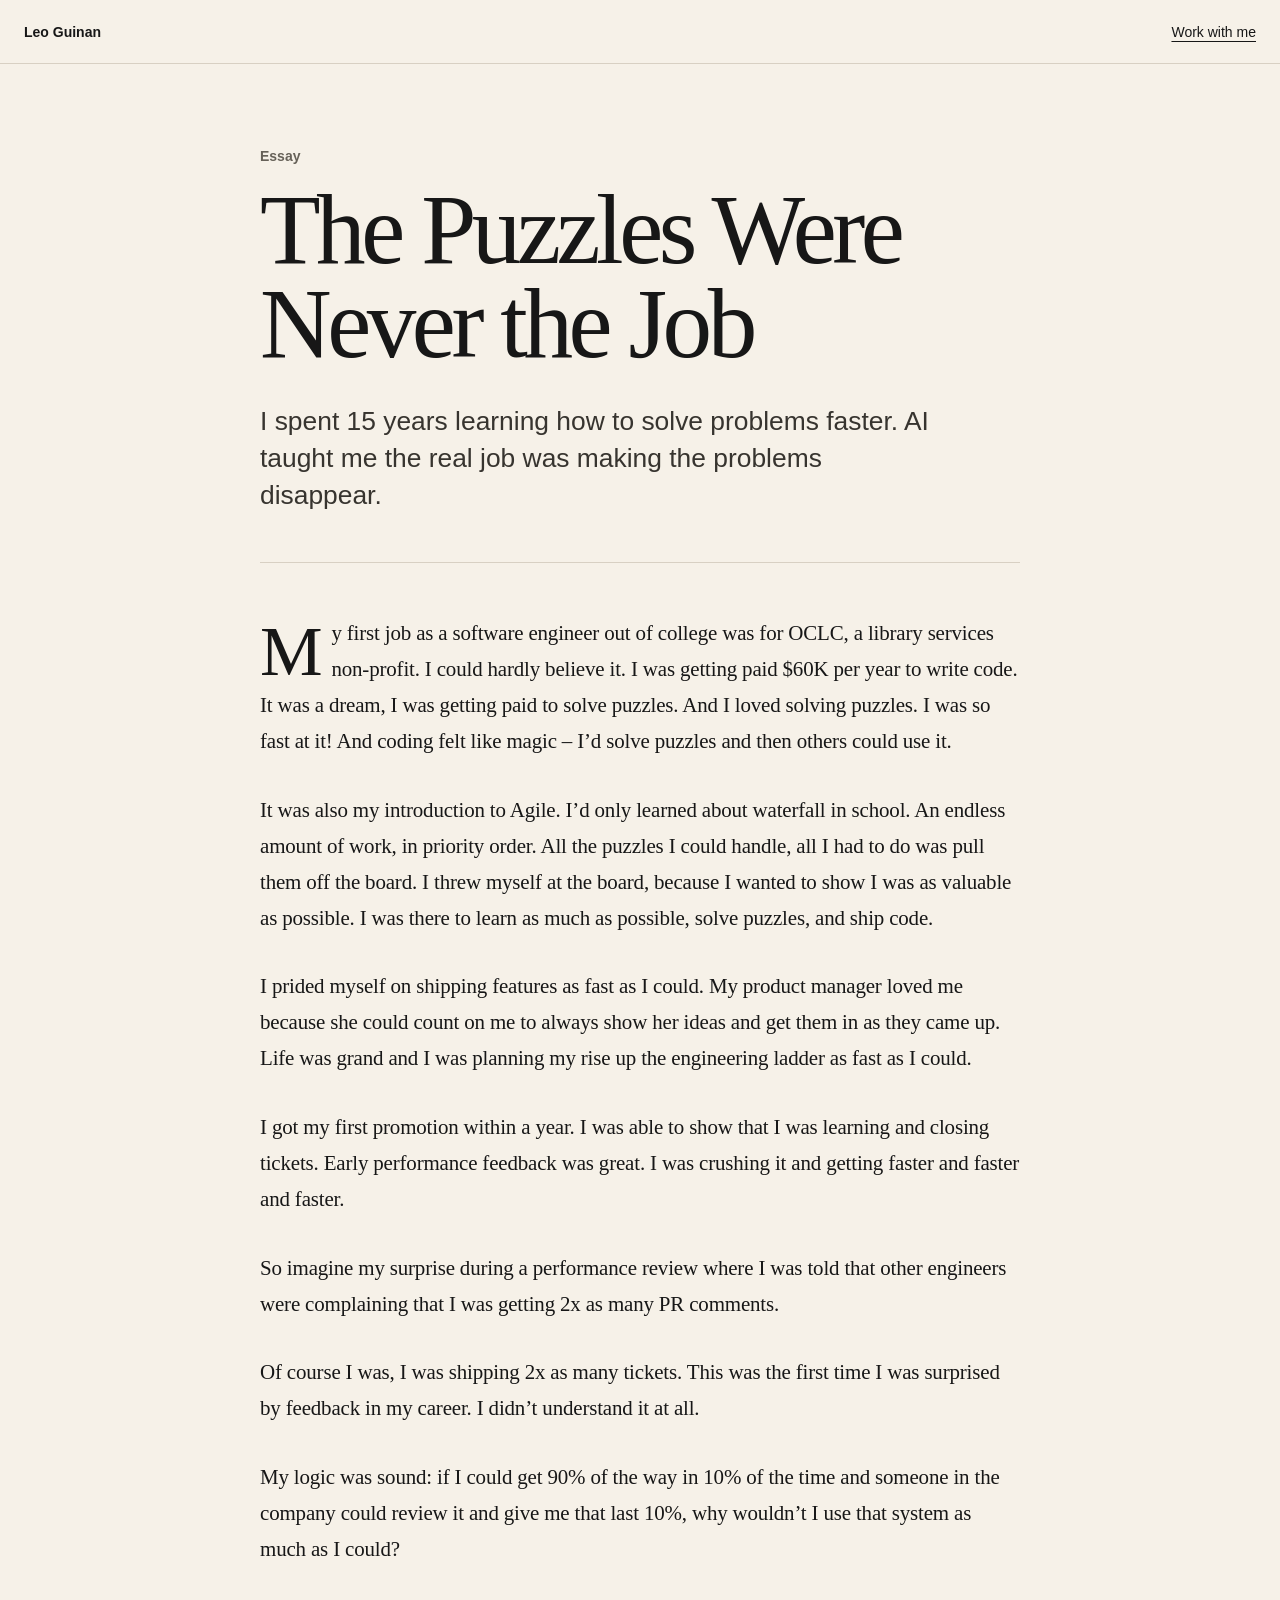
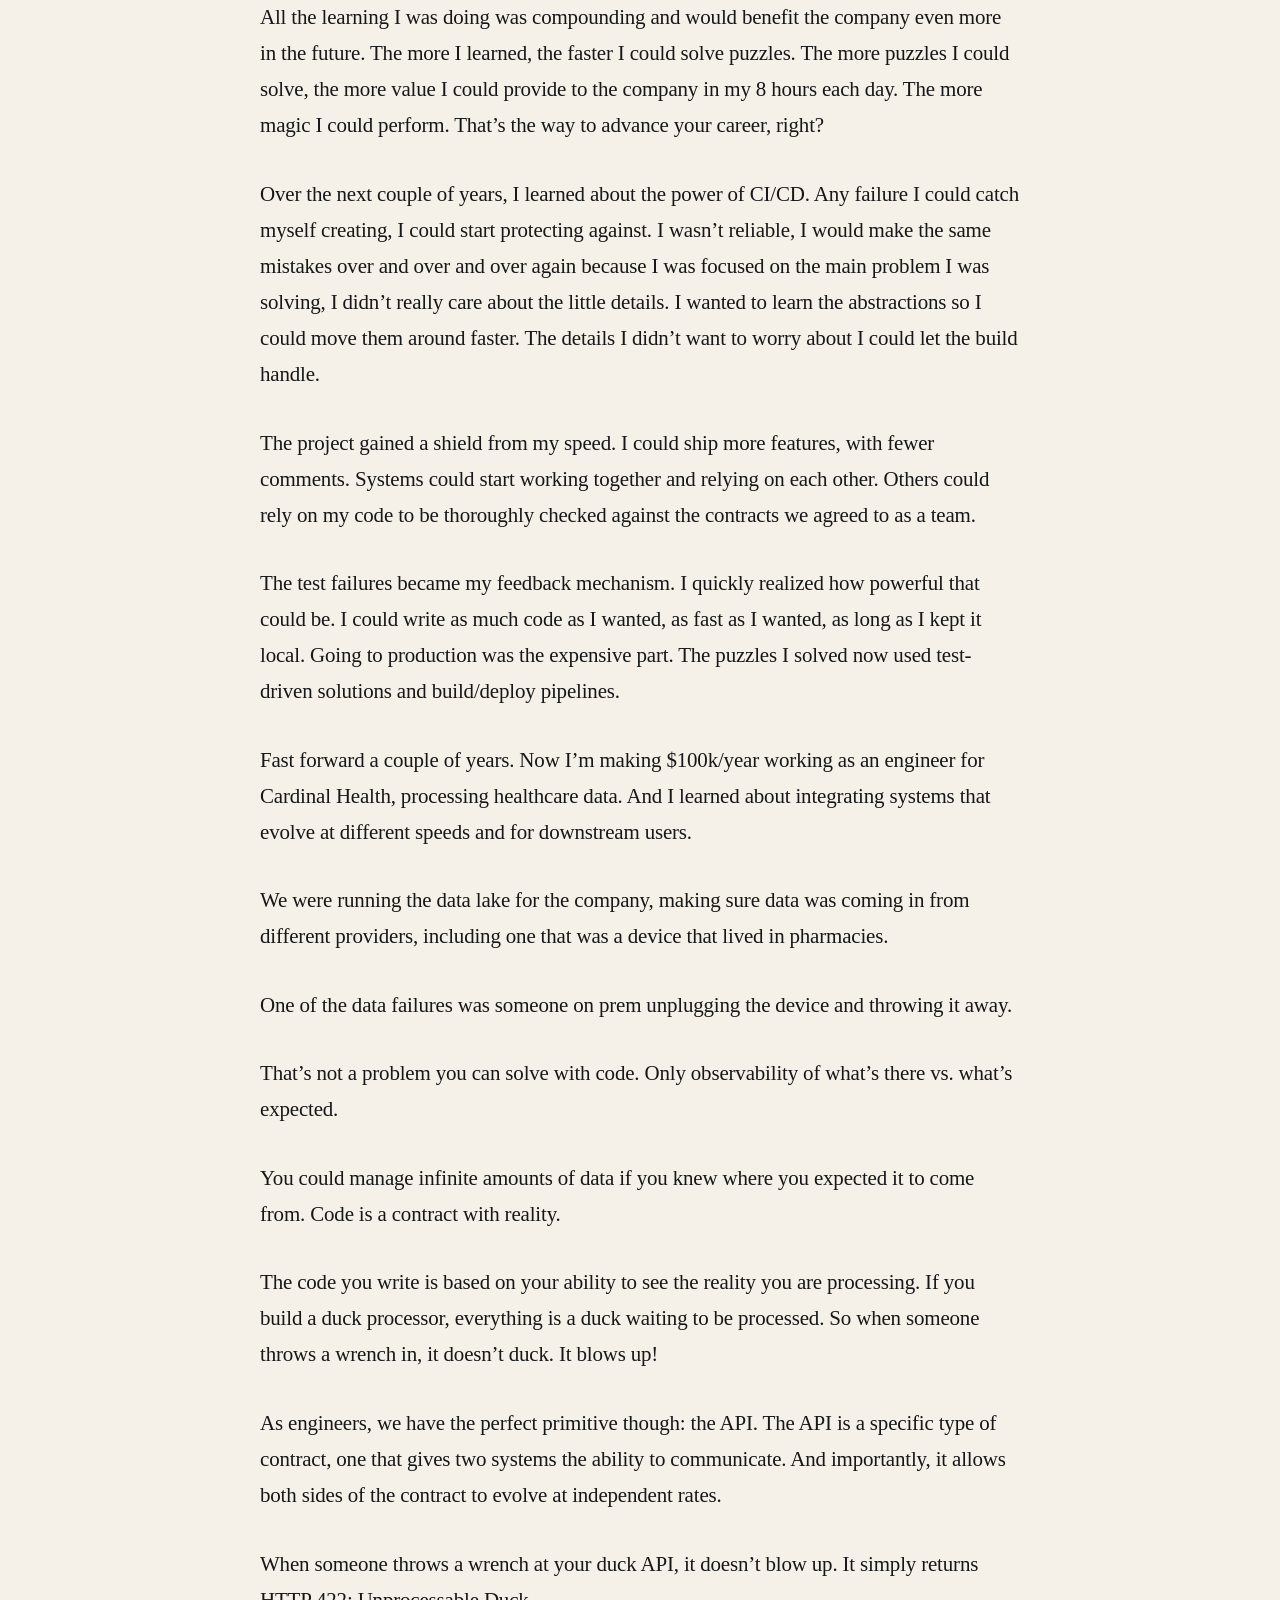
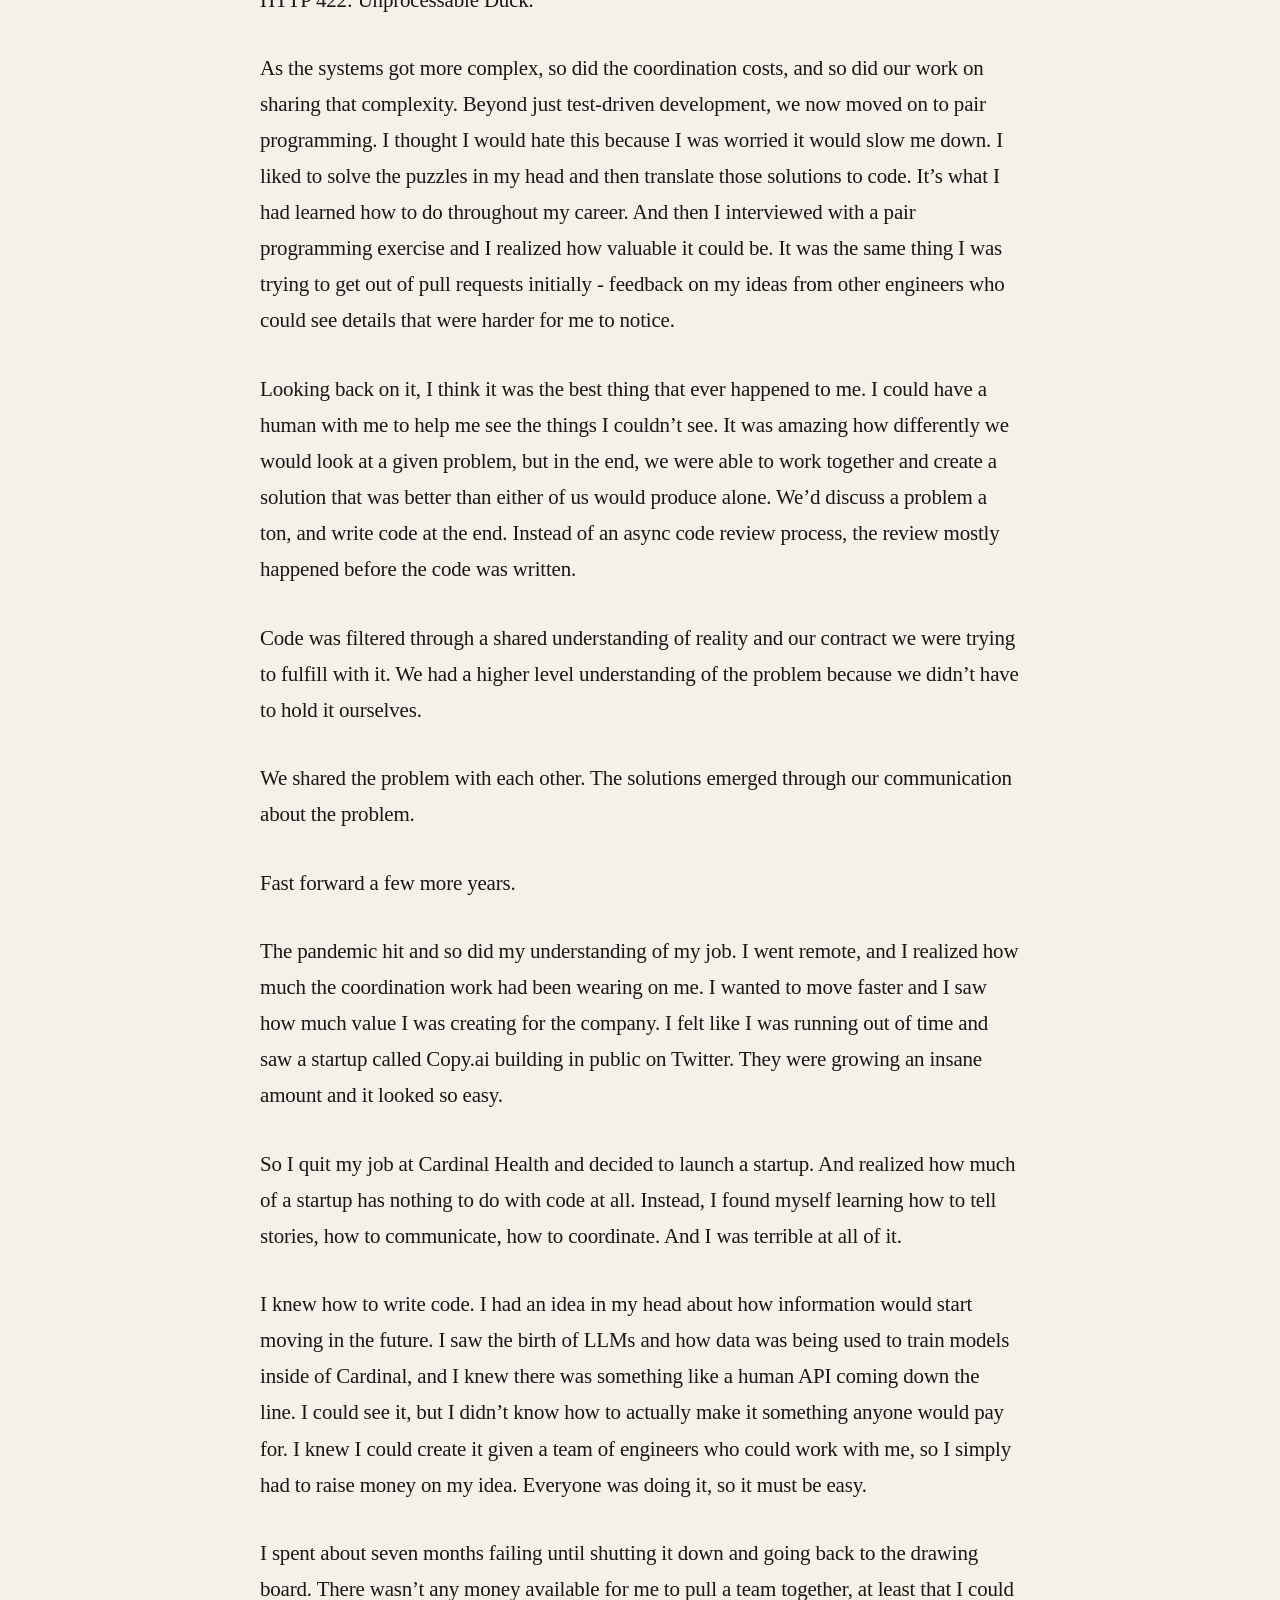
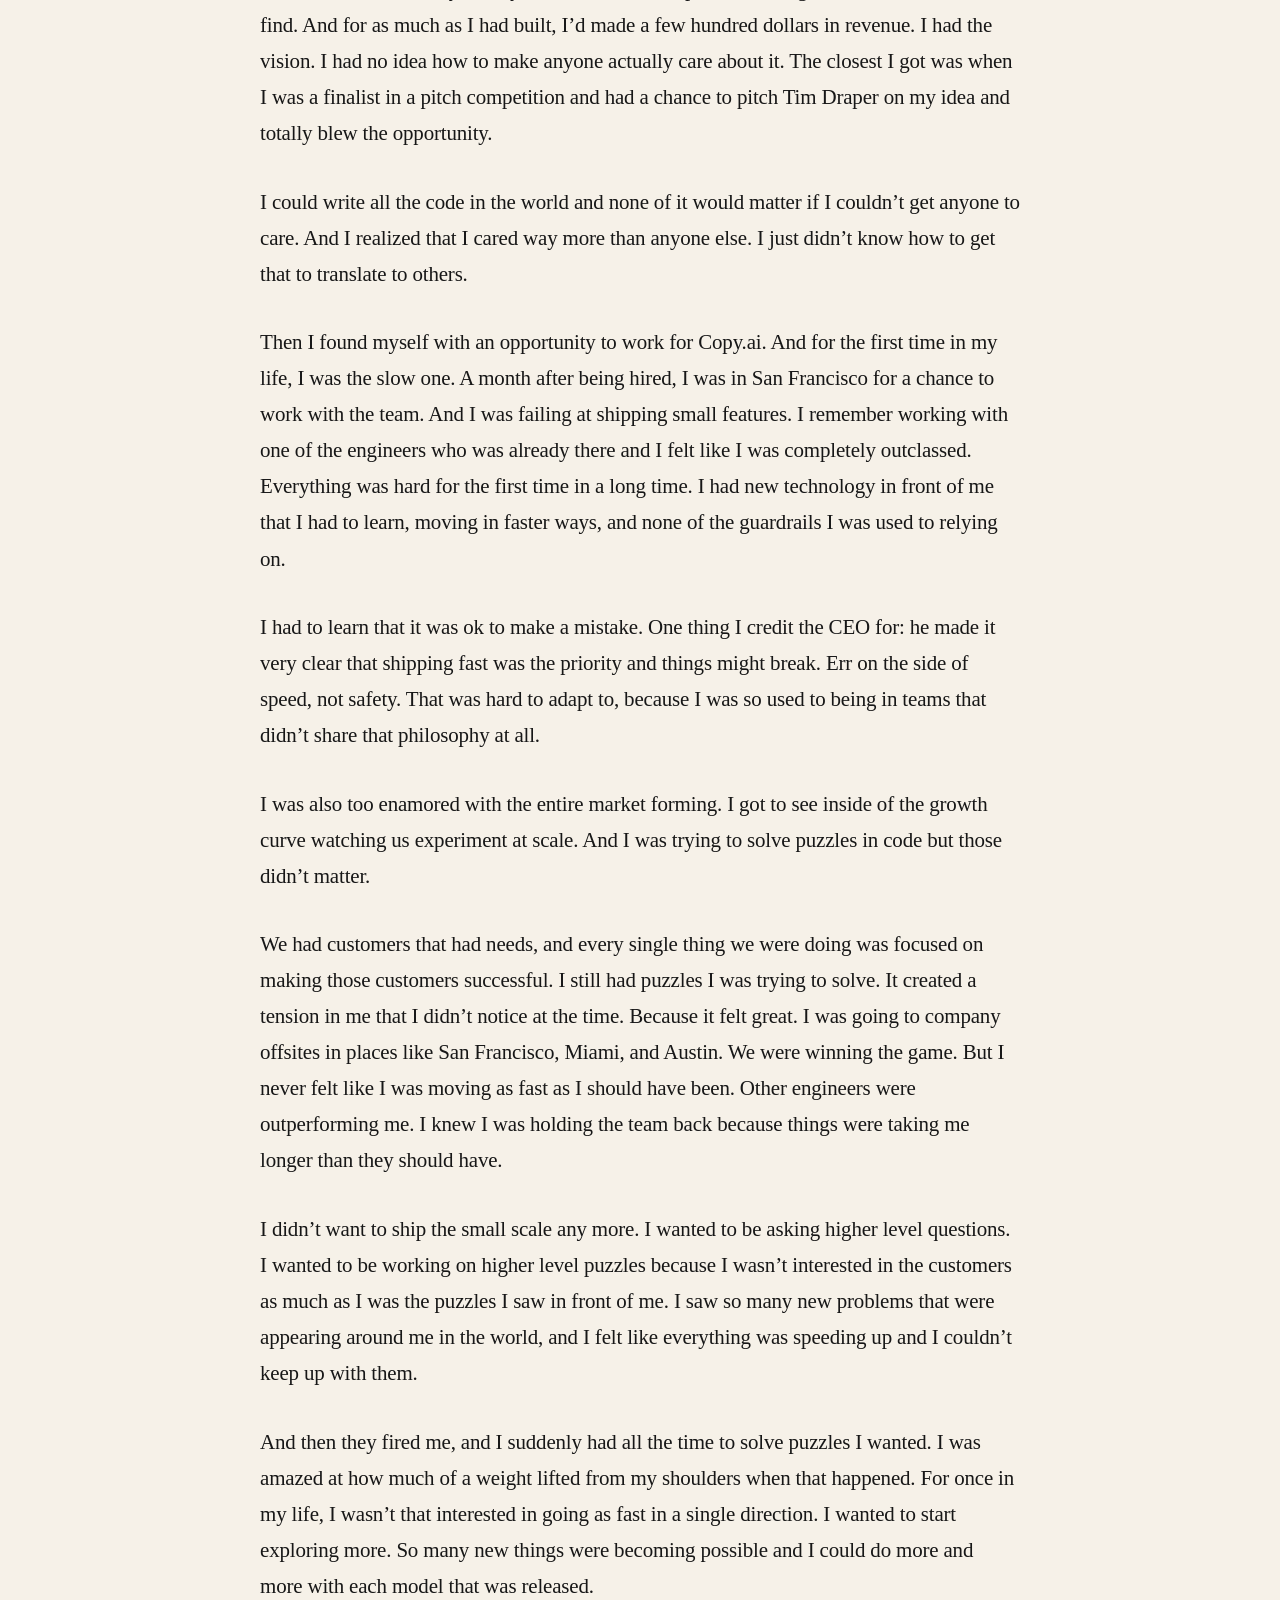
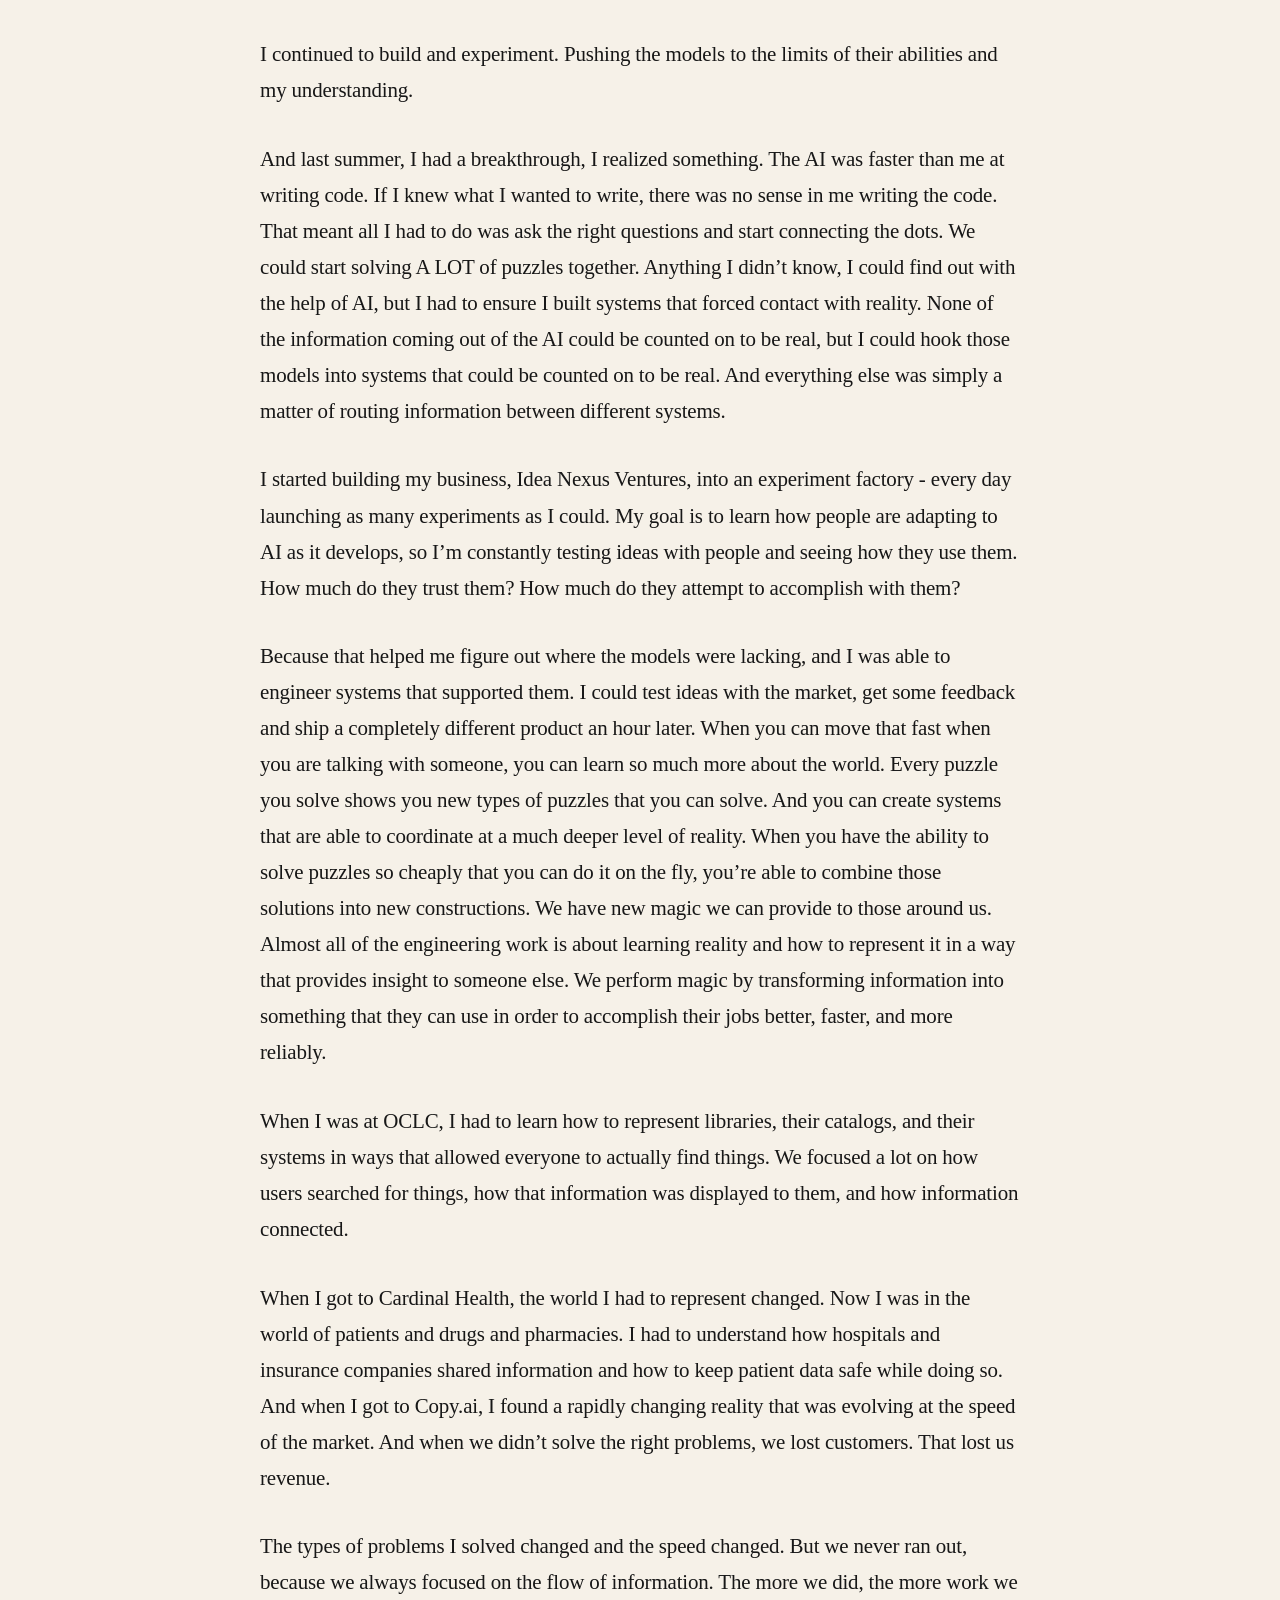
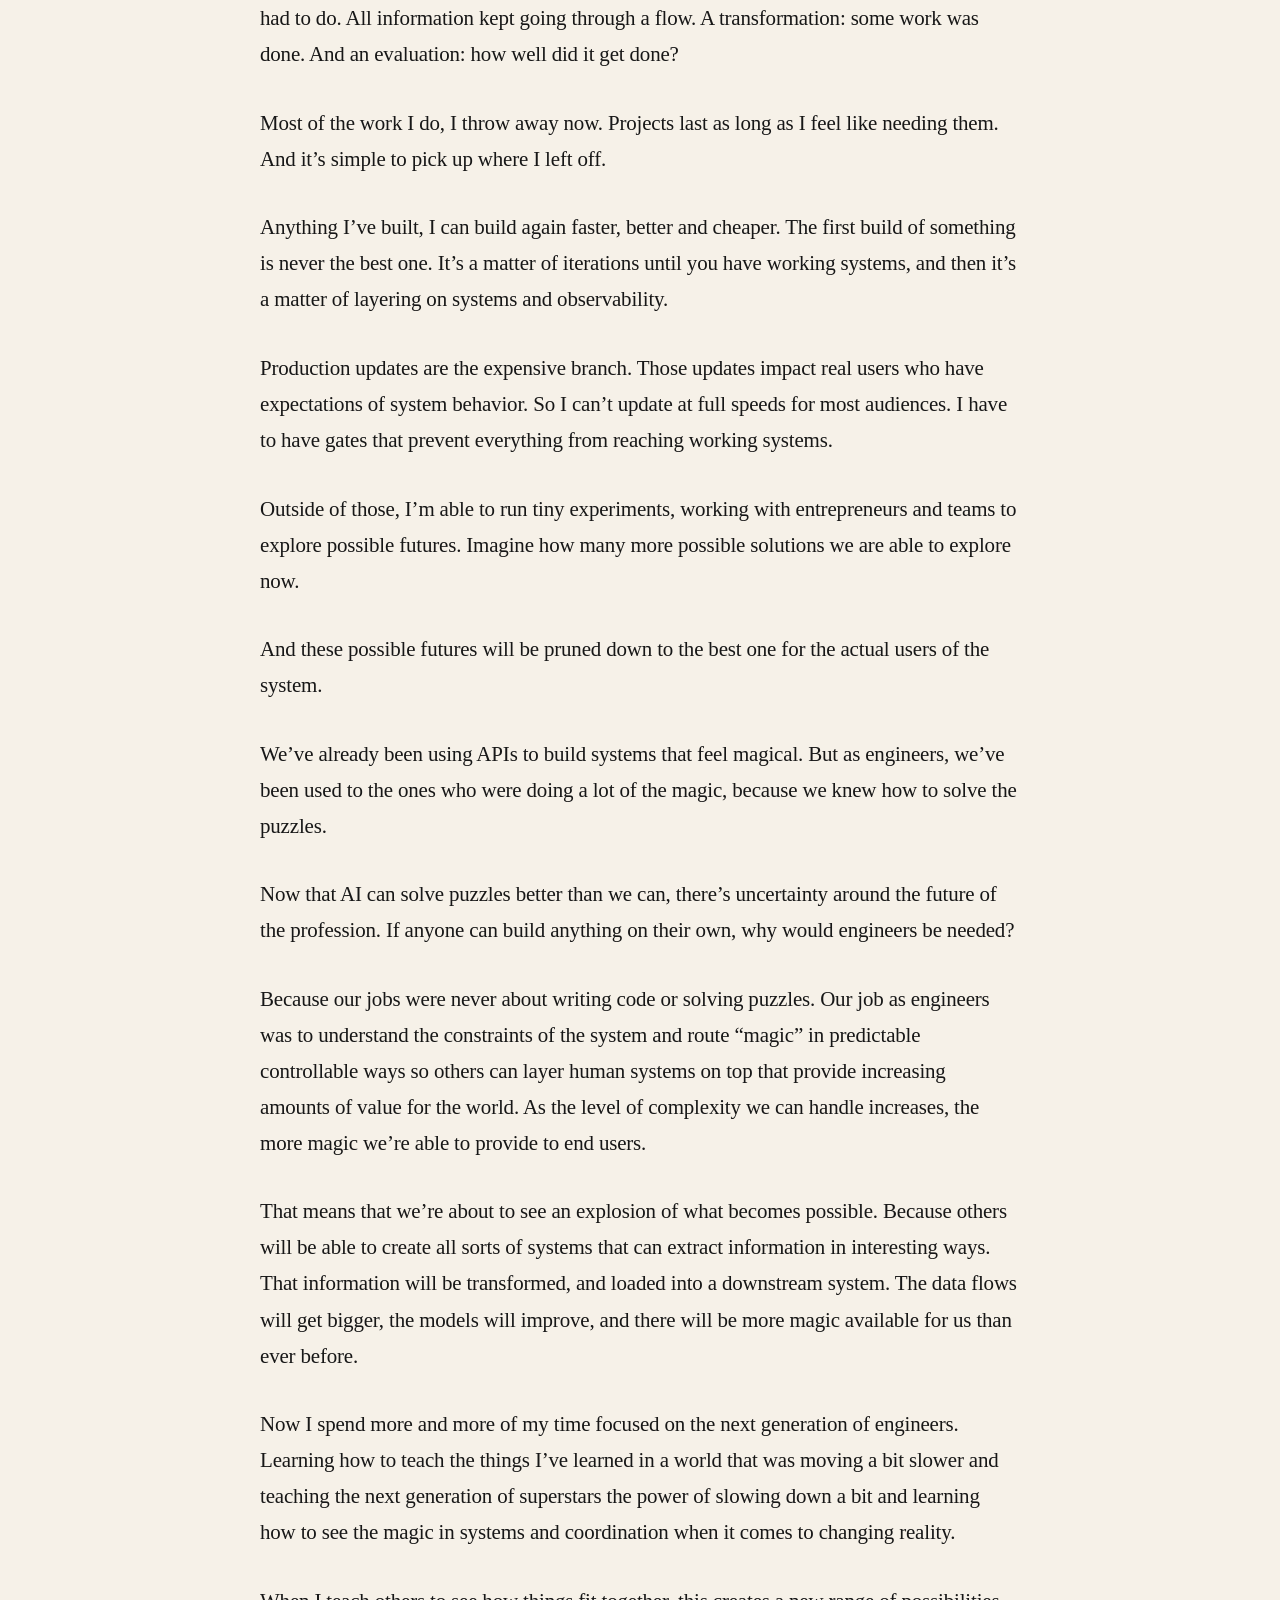
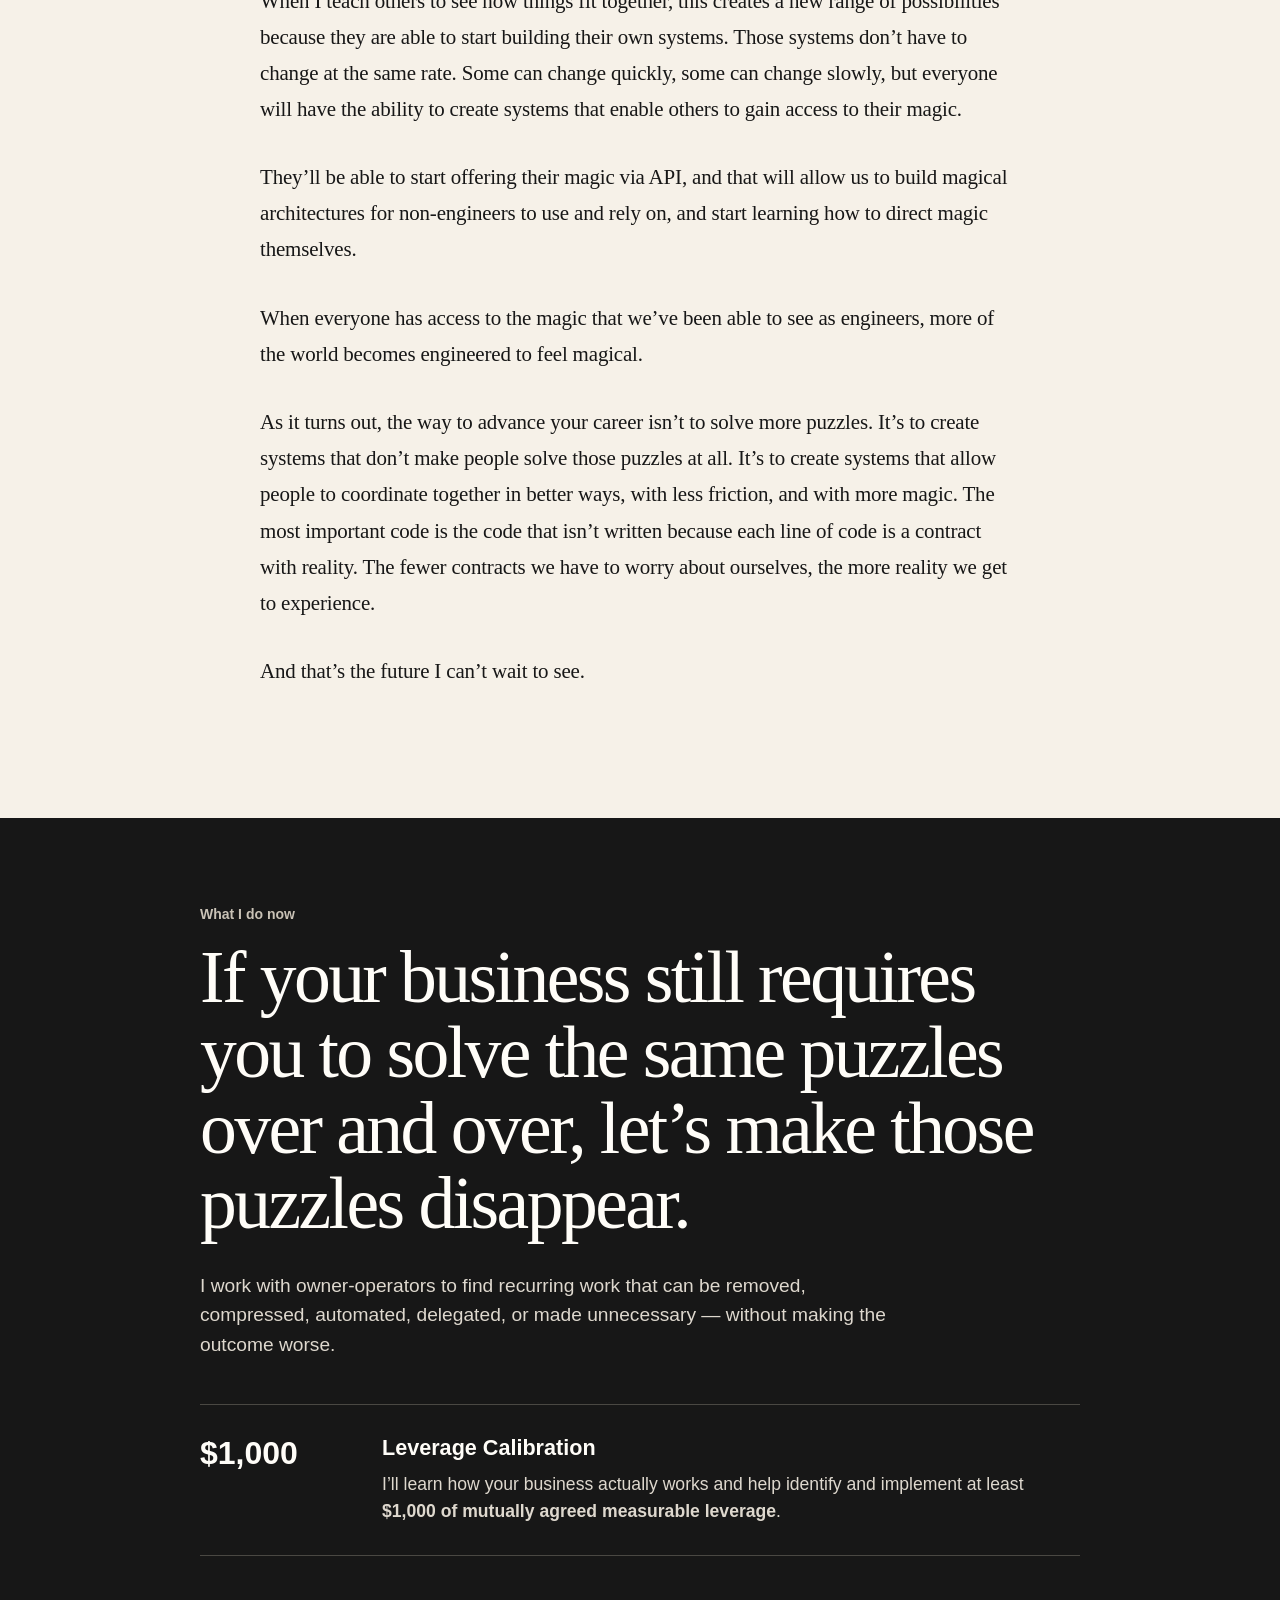
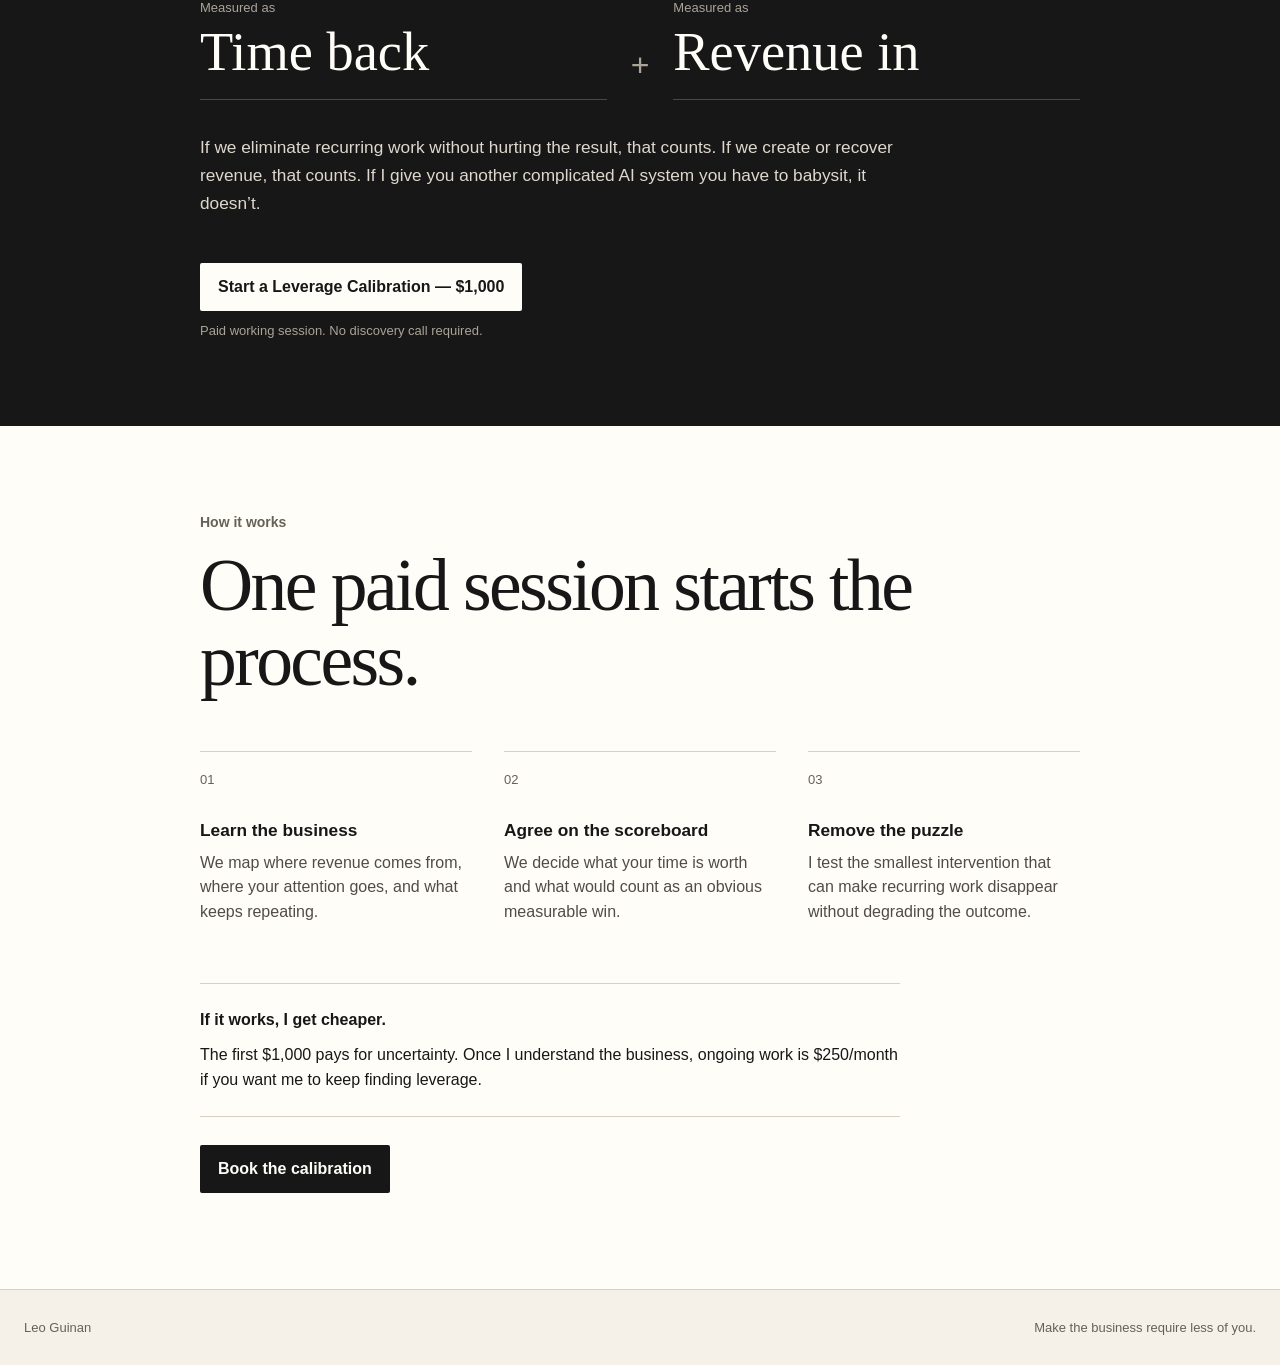
<file: index.html>
<!doctype html>
<html lang="en">
<head>
  <meta charset="utf-8" />
  <meta name="viewport" content="width=device-width, initial-scale=1" />
  <meta name="description" content="The Puzzles Were Never the Job — an essay about engineering, AI, and making repeated work disappear." />
  <title>The Puzzles Were Never the Job</title>
  <link rel="stylesheet" href="styles.css" />
  <script src="https://cdn.usefathom.com/script.js" data-site="XERIAWTA" defer></script>
</head>
<body data-variant="essay">
  <header class="site-header">
    <a class="wordmark" href="./">Leo Guinan</a>
    <a class="header-cta" data-booking-link href="#">Work with me</a>
  </header>

  <main>
    <article class="essay">
      <header class="essay-header">
        <p class="eyebrow">Essay</p>
        <h1>The Puzzles Were Never the Job</h1>
        <p class="dek">I spent 15 years learning how to solve problems faster. AI taught me the real job was making the problems disappear.</p>
      </header>

      <div class="essay-body">
        <p>My first job as a software engineer out of college was for OCLC, a library services non-profit. I could hardly believe it. I was getting paid $60K per year to write code. It was a dream, I was getting paid to solve puzzles. And I loved solving puzzles. I was so fast at it! And coding felt like magic – I’d solve puzzles and then others could use it.</p>
        <p>It was also my introduction to Agile. I’d only learned about waterfall in school. An endless amount of work, in priority order. All the puzzles I could handle, all I had to do was pull them off the board. I threw myself at the board, because I wanted to show I was as valuable as possible. I was there to learn as much as possible, solve puzzles, and ship code.</p>
        <p>I prided myself on shipping features as fast as I could. My product manager loved me because she could count on me to always show her ideas and get them in as they came up. Life was grand and I was planning my rise up the engineering ladder as fast as I could.</p>
        <p>I got my first promotion within a year. I was able to show that I was learning and closing tickets. Early performance feedback was great. I was crushing it and getting faster and faster and faster.</p>
        <p>So imagine my surprise during a performance review where I was told that other engineers were complaining that I was getting 2x as many PR comments.</p>
        <p>Of course I was, I was shipping 2x as many tickets. This was the first time I was surprised by feedback in my career. I didn’t understand it at all.</p>
        <p>My logic was sound: if I could get 90% of the way in 10% of the time and someone in the company could review it and give me that last 10%, why wouldn’t I use that system as much as I could?</p>
        <p>All the learning I was doing was compounding and would benefit the company even more in the future. The more I learned, the faster I could solve puzzles. The more puzzles I could solve, the more value I could provide to the company in my 8 hours each day. The more magic I could perform. That’s the way to advance your career, right?</p>
        <p>Over the next couple of years, I learned about the power of CI/CD. Any failure I could catch myself creating, I could start protecting against. I wasn’t reliable, I would make the same mistakes over and over and over again because I was focused on the main problem I was solving, I didn’t really care about the little details. I wanted to learn the abstractions so I could move them around faster. The details I didn’t want to worry about I could let the build handle.</p>
        <p>The project gained a shield from my speed. I could ship more features, with fewer comments. Systems could start working together and relying on each other. Others could rely on my code to be thoroughly checked against the contracts we agreed to as a team.</p>
        <p>The test failures became my feedback mechanism. I quickly realized how powerful that could be. I could write as much code as I wanted, as fast as I wanted, as long as I kept it local. Going to production was the expensive part. The puzzles I solved now used test-driven solutions and build/deploy pipelines.</p>
        <p>Fast forward a couple of years. Now I’m making $100k/year working as an engineer for Cardinal Health, processing healthcare data. And I learned about integrating systems that evolve at different speeds and for downstream users.</p>
        <p>We were running the data lake for the company, making sure data was coming in from different providers, including one that was a device that lived in pharmacies.</p>
        <p>One of the data failures was someone on prem unplugging the device and throwing it away.</p>
        <p>That’s not a problem you can solve with code. Only observability of what’s there vs. what’s expected.</p>
        <p>You could manage infinite amounts of data if you knew where you expected it to come from. Code is a contract with reality.</p>
        <p>The code you write is based on your ability to see the reality you are processing. If you build a duck processor, everything is a duck waiting to be processed. So when someone throws a wrench in, it doesn’t duck. It blows up!</p>
        <p>As engineers, we have the perfect primitive though: the API. The API is a specific type of contract, one that gives two systems the ability to communicate. And importantly, it allows both sides of the contract to evolve at independent rates.</p>
        <p>When someone throws a wrench at your duck API, it doesn’t blow up. It simply returns  HTTP 422: Unprocessable Duck.</p>
        <p>As the systems got more complex, so did the coordination costs, and so did our work on sharing that complexity. Beyond just test-driven development, we now moved on to pair programming. I thought I would hate this because I was worried it would slow me down. I liked to solve the puzzles in my head and then translate those solutions to code. It’s what I had learned how to do throughout my career. And then I interviewed with a pair programming exercise and I realized how valuable it could be. It was the same thing I was trying to get out of pull requests initially - feedback on my ideas from other engineers who could see details that were harder for me to notice.</p>
        <p>Looking back on it, I think it was the best thing that ever happened to me. I could have a human with me to help me see the things I couldn’t see. It was amazing how differently we would look at a given problem, but in the end, we were able to work together and create a solution that was better than either of us would produce alone. We’d discuss a problem a ton, and write code at the end. Instead of an async code review process, the review mostly happened before the code was written.</p>
        <p>Code was filtered through a shared understanding of reality and our contract we were trying to fulfill with it. We had a higher level understanding of the problem because we didn’t have to hold it ourselves.</p>
        <p>We shared the problem with each other. The solutions emerged through our communication about the problem.</p>
        <p>Fast forward a few more years.</p>
        <p>The pandemic hit and so did my understanding of my job. I went remote, and I realized how much the coordination work had been wearing on me. I wanted to move faster and I saw how much value I was creating for the company. I felt like I was running out of time and saw a startup called Copy.ai building in public on Twitter. They were growing an insane amount and it looked so easy.</p>
        <p>So I quit my job at Cardinal Health and decided to launch a startup. And realized how much of a startup has nothing to do with code at all. Instead, I found myself learning how to tell stories, how to communicate, how to coordinate. And I was terrible at all of it.</p>
        <p>I knew how to write code. I had an idea in my head about how information would start moving in the future. I saw the birth of LLMs and how data was being used to train models inside of Cardinal, and I knew there was something like a human API coming down the line. I could see it, but I didn’t know how to actually make it something anyone would pay for. I knew I could create it given a team of engineers who could work with me, so I simply had to raise money on my idea. Everyone was doing it, so it must be easy.</p>
        <p>I spent about seven months failing until shutting it down and going back to the drawing board. There wasn’t any money available for me to pull a team together, at least that I could find. And for as much as I had built, I’d made a few hundred dollars in revenue. I had the vision. I had no idea how to make anyone actually care about it. The closest I got was when I was a finalist in a pitch competition and had a chance to pitch Tim Draper on my idea and totally blew the opportunity.</p>
        <p>I could write all the code in the world and none of it would matter if I couldn’t get anyone to care. And I realized that I cared way more than anyone else. I just didn’t know how to get that to translate to others.</p>
        <p>Then I found myself with an opportunity to work for Copy.ai. And for the first time in my life, I was the slow one. A month after being hired, I was in San Francisco for a chance to work with the team. And I was failing at shipping small features. I remember working with one of the engineers who was already there and I felt like I was completely outclassed. Everything was hard for the first time in a long time. I had new technology in front of me that I had to learn, moving in faster ways, and none of the guardrails I was used to relying on.</p>
        <p>I had to learn that it was ok to make a mistake. One thing I credit the CEO for: he made it very clear that shipping fast was the priority and things might break. Err on the side of speed, not safety. That was hard to adapt to, because I was so used to being in teams that didn’t share that philosophy at all.</p>
        <p>I was also too enamored with the entire market forming. I got to see inside of the growth curve watching us experiment at scale. And I was trying to solve puzzles in code but those didn’t matter.</p>
        <p>We had customers that had needs, and every single thing we were doing was focused on making those customers successful. I still had puzzles I was trying to solve. It created a tension in me that I didn’t notice at the time. Because it felt great. I was going to company offsites in places like San Francisco, Miami, and Austin. We were winning the game. But I never felt like I was moving as fast as I should have been. Other engineers were outperforming me. I knew I was holding the team back because things were taking me longer than they should have.</p>
        <p>I didn’t want to ship the small scale any more. I wanted to be asking higher level questions. I wanted to be working on higher level puzzles because I wasn’t interested in the customers as much as I was the puzzles I saw in front of me. I saw so many new problems that were appearing around me in the world, and I felt like everything was speeding up and I couldn’t keep up with them.</p>
        <p>And then they fired me, and I suddenly had all the time to solve puzzles I wanted. I was amazed at how much of a weight lifted from my shoulders when that happened. For once in my life, I wasn’t that interested in going as fast in a single direction. I wanted to start exploring more. So many new things were becoming possible and I could do more and more with each model that was released.</p>
        <p>I continued to build and experiment. Pushing the models to the limits of their abilities and my understanding.</p>
        <p>And last summer, I had a breakthrough, I realized something. The AI was faster than me at writing code. If I knew what I wanted to write, there was no sense in me writing the code. That meant all I had to do was ask the right questions and start connecting the dots. We could start solving A LOT of puzzles together. Anything I didn’t know, I could find out with the help of AI, but I had to ensure I built systems that forced contact with reality. None of the information coming out of the AI could be counted on to be real, but I could hook those models into systems that could be counted on to be real. And everything else was simply a matter of routing information between different systems.</p>
        <p>I started building my business, Idea Nexus Ventures, into an experiment factory - every day launching as many experiments as I could. My goal is to learn how people are adapting to AI as it develops, so I’m constantly testing ideas with people and seeing how they use them. How much do they trust them? How much do they attempt to accomplish with them?</p>
        <p>Because that helped me figure out where the models were lacking, and I was able to engineer systems that supported them. I could test ideas with the market, get some feedback and ship a completely different product an hour later. When you can move that fast when you are talking with someone, you can learn so much more about the world. Every puzzle you solve shows you new types of puzzles that you can solve.  And you can create systems that are able to coordinate at a much deeper level of reality. When you have the ability to solve puzzles so cheaply that you can do it on the fly, you’re able to combine those solutions into new constructions. We have new magic we can provide to those around us. Almost all of the engineering work is about learning reality and how to represent it in a way that provides insight to someone else. We perform magic by transforming information into something that they can use in order to accomplish their jobs better, faster, and more reliably.</p>
        <p>When I was at OCLC, I had to learn how to represent libraries, their catalogs, and their systems in ways that allowed everyone to actually find things. We focused a lot on how users searched for things, how that information was displayed to them, and how information connected.</p>
        <p>When I got to Cardinal Health, the world I had to represent changed. Now I was in the world of patients and drugs and pharmacies. I had to understand how hospitals and insurance companies shared information and how to keep patient data safe while doing so. And when I got to Copy.ai, I found a rapidly changing reality that was evolving at the speed of the market. And when we didn’t solve the right problems, we lost customers. That lost us revenue.</p>
        <p>The types of problems I solved changed and the speed changed. But we never ran out, because we always focused on the flow of information. The more we did, the more work we had to do. All information kept going through a flow. A transformation: some work was done. And an evaluation: how well did it get done?</p>
        <p>Most of the work I do, I throw away now. Projects last as long as I feel like needing them. And it’s simple to pick up where I left off.</p>
        <p>Anything I’ve built, I can build again faster, better and cheaper. The first build of something is never the best one. It’s a matter of iterations until you have working systems, and then it’s a matter of layering on systems and observability.</p>
        <p>Production updates are the expensive branch. Those updates impact real users who have expectations of system behavior. So I can’t update at full speeds for most audiences. I have to have gates that prevent everything from reaching working systems.</p>
        <p>Outside of those, I’m able to run tiny experiments, working with entrepreneurs and teams to explore possible futures. Imagine how many more possible solutions we are able to explore now.</p>
        <p>And these possible futures will be pruned down to the best one for the actual users of the system.</p>
        <p>We’ve already been using APIs to build systems that feel magical. But as engineers, we’ve been used to the ones who were doing a lot of the magic, because we knew how to solve the puzzles.</p>
        <p>Now that AI can solve puzzles better than we can, there’s uncertainty around the future of the profession. If anyone can build anything on their own, why would engineers be needed?</p>
        <p>Because our jobs were never about writing code or solving puzzles. Our job as engineers was to understand the constraints of the system and route “magic” in predictable controllable ways so others can layer human systems on top that provide increasing amounts of value for the world. As the level of complexity we can handle increases, the more magic we’re able to provide to end users.</p>
        <p>That means that we’re about to see an explosion of what becomes possible. Because others will be able to create all sorts of systems that can extract information in interesting ways. That information will be transformed, and loaded into a downstream system. The data flows will get bigger, the models will improve, and there will be more magic available for us than ever before.</p>
        <p>Now I spend more and more of my time focused on the next generation of engineers. Learning how to teach the things I’ve learned in a world that was moving a bit slower and teaching the next generation of superstars the power of slowing down a bit and learning how to see the magic in systems and coordination when it comes to changing reality.</p>
        <p>When I teach others to see how things fit together, this creates a new range of possibilities because they are able to start building their own systems. Those systems don’t have to change at the same rate. Some can change quickly, some can change slowly, but everyone will have the ability to create systems that enable others to gain access to their magic.</p>
        <p>They’ll be able to start offering their magic via API, and that will allow us to build magical architectures for non-engineers to use and rely on, and start learning how to direct magic themselves.</p>
        <p>When everyone has access to the magic that we’ve been able to see as engineers, more of the world becomes engineered to feel magical.</p>
        <p>As it turns out, the way to advance your career isn’t to solve more puzzles. It’s to create systems that don’t make people solve those puzzles at all. It’s to create systems that allow people to coordinate together in better ways, with less friction, and with more magic. The most important code is the code that isn’t written because each line of code is a contract with reality. The fewer contracts we have to worry about ourselves, the more reality we get to experience.</p>
        <p>And that’s the future I can’t wait to see.</p>
      </div>
    </article>

    <section class="bridge" id="work-with-me">
      <div class="bridge-inner">
        <p class="eyebrow">What I do now</p>
        <h2>If your business still requires you to solve the same puzzles over and over, let’s make those puzzles disappear.</h2>

        <p class="bridge-copy">
          I work with owner-operators to find recurring work that can be removed, compressed,
          automated, delegated, or made unnecessary — without making the outcome worse.
        </p>

        <div class="offer">
          <div class="offer-price">$1,000</div>
          <div>
            <h3>Leverage Calibration</h3>
            <p>
              I’ll learn how your business actually works and help identify and implement
              at least <strong>$1,000 of mutually agreed measurable leverage</strong>.
            </p>
          </div>
        </div>

        <div class="scoreboard">
          <div>
            <span class="score-label">Measured as</span>
            <strong>Time back</strong>
          </div>
          <div class="plus">+</div>
          <div>
            <span class="score-label">Measured as</span>
            <strong>Revenue in</strong>
          </div>
        </div>

        <p class="plain">
          If we eliminate recurring work without hurting the result, that counts.
          If we create or recover revenue, that counts.
          If I give you another complicated AI system you have to babysit, it doesn’t.
        </p>

        <a class="primary-cta" data-booking-link href="#">Start a Leverage Calibration — $1,000</a>
        <p class="cta-note">Paid working session. No discovery call required.</p>
      </div>
    </section>

    <section class="how">
      <div class="how-inner">
        <p class="eyebrow">How it works</p>
        <h2>One paid session starts the process.</h2>

        <div class="steps">
          <div class="step">
            <span>01</span>
            <h3>Learn the business</h3>
            <p>We map where revenue comes from, where your attention goes, and what keeps repeating.</p>
          </div>
          <div class="step">
            <span>02</span>
            <h3>Agree on the scoreboard</h3>
            <p>We decide what your time is worth and what would count as an obvious measurable win.</p>
          </div>
          <div class="step">
            <span>03</span>
            <h3>Remove the puzzle</h3>
            <p>I test the smallest intervention that can make recurring work disappear without degrading the outcome.</p>
          </div>
        </div>

        <div class="continuation">
          <p><strong>If it works, I get cheaper.</strong></p>
          <p>
            The first $1,000 pays for uncertainty. Once I understand the business,
            ongoing work is $250/month if you want me to keep finding leverage.
          </p>
        </div>

        <a class="secondary-cta" data-booking-link href="#">Book the calibration</a>
      </div>
    </section>
  </main>

  <footer>
    <span>Leo Guinan</span>
    <span>Make the business require less of you.</span>
  </footer>

  <script src="config.js"></script>
  <script src="script.js"></script>
</body>
</html>
</file>
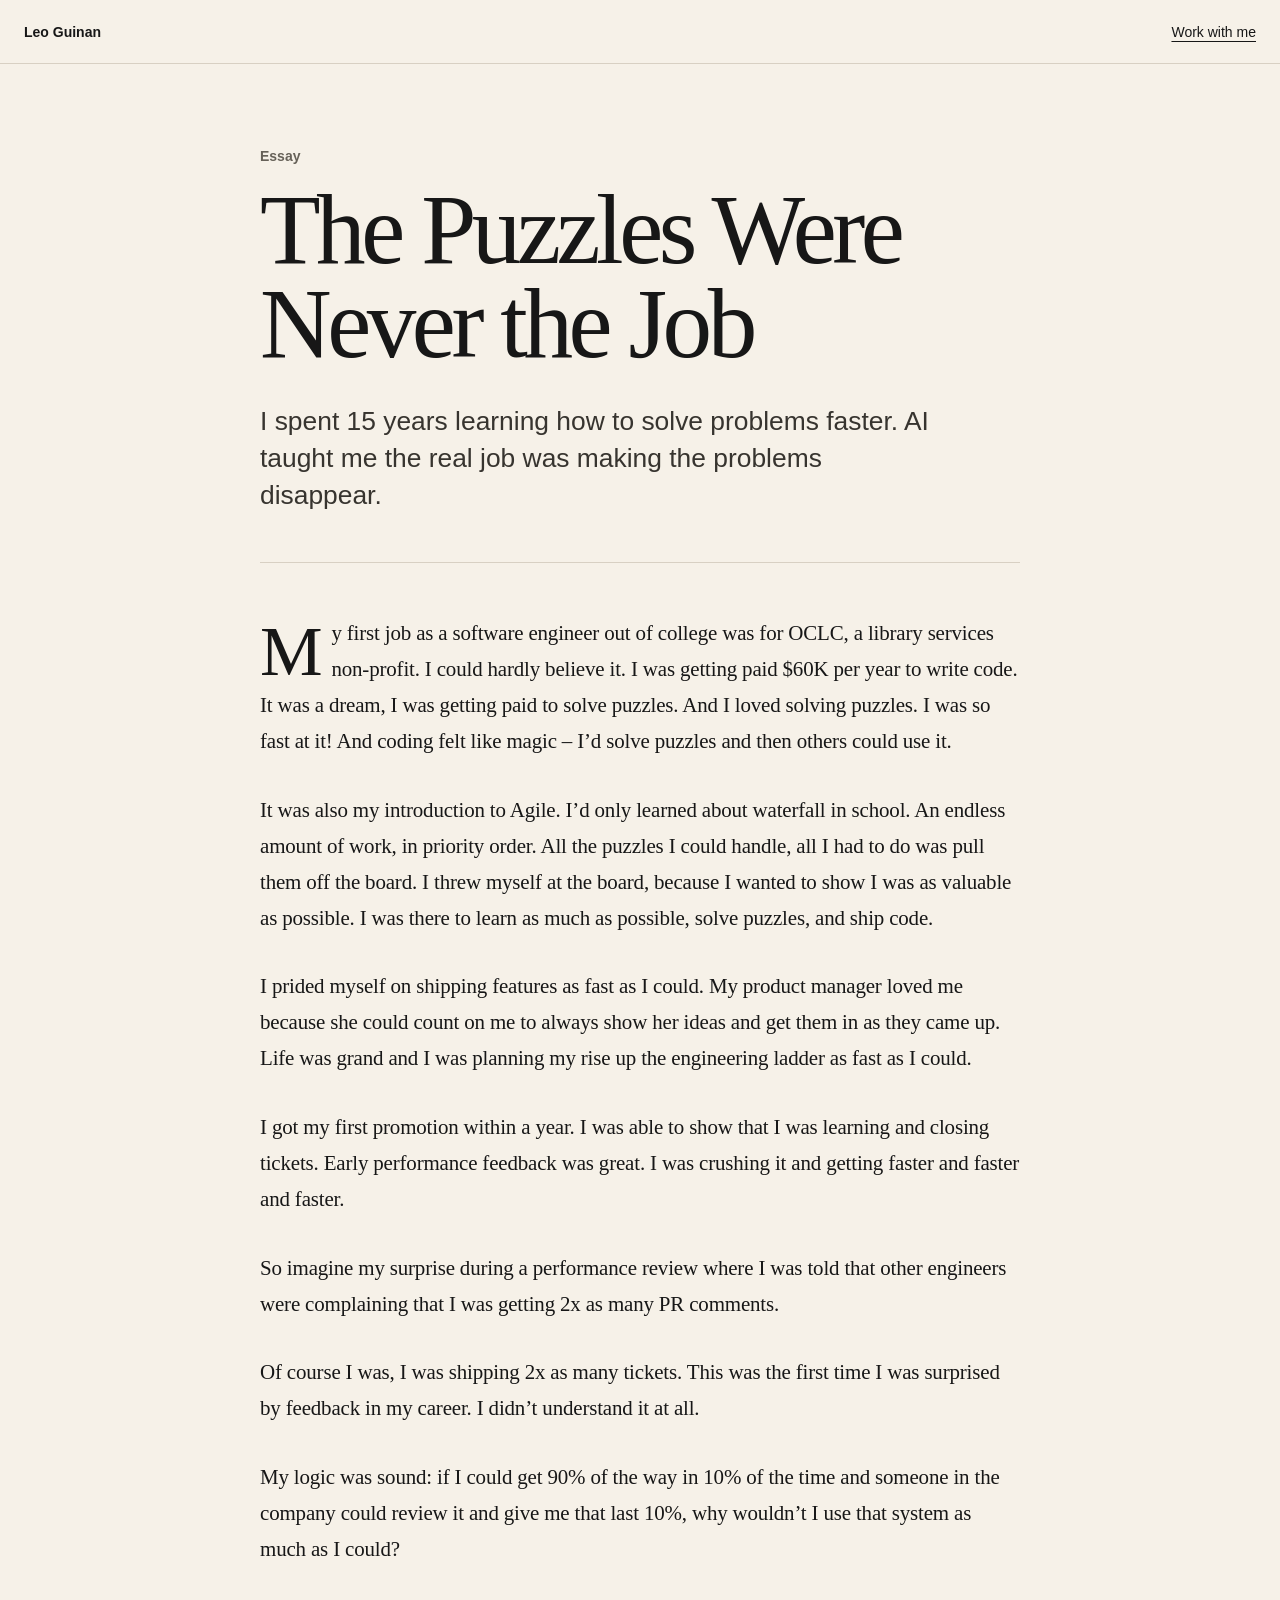
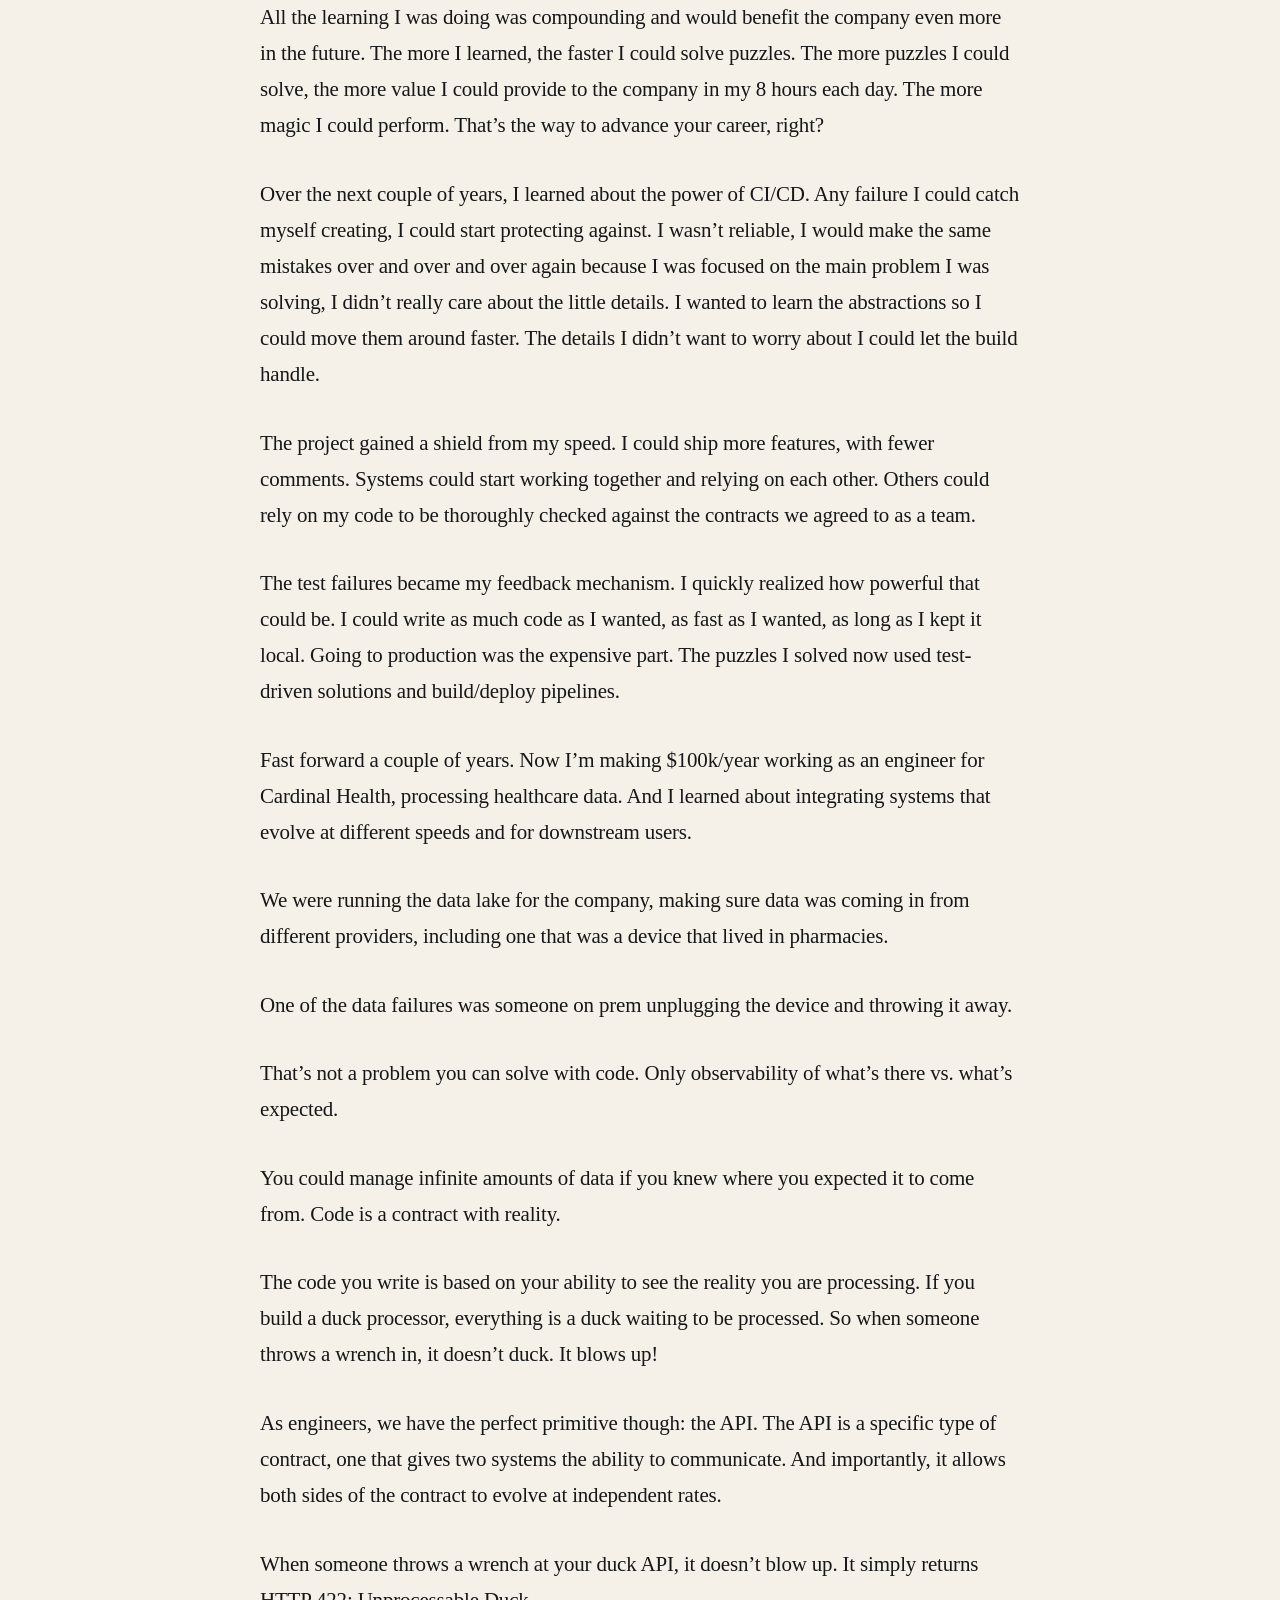
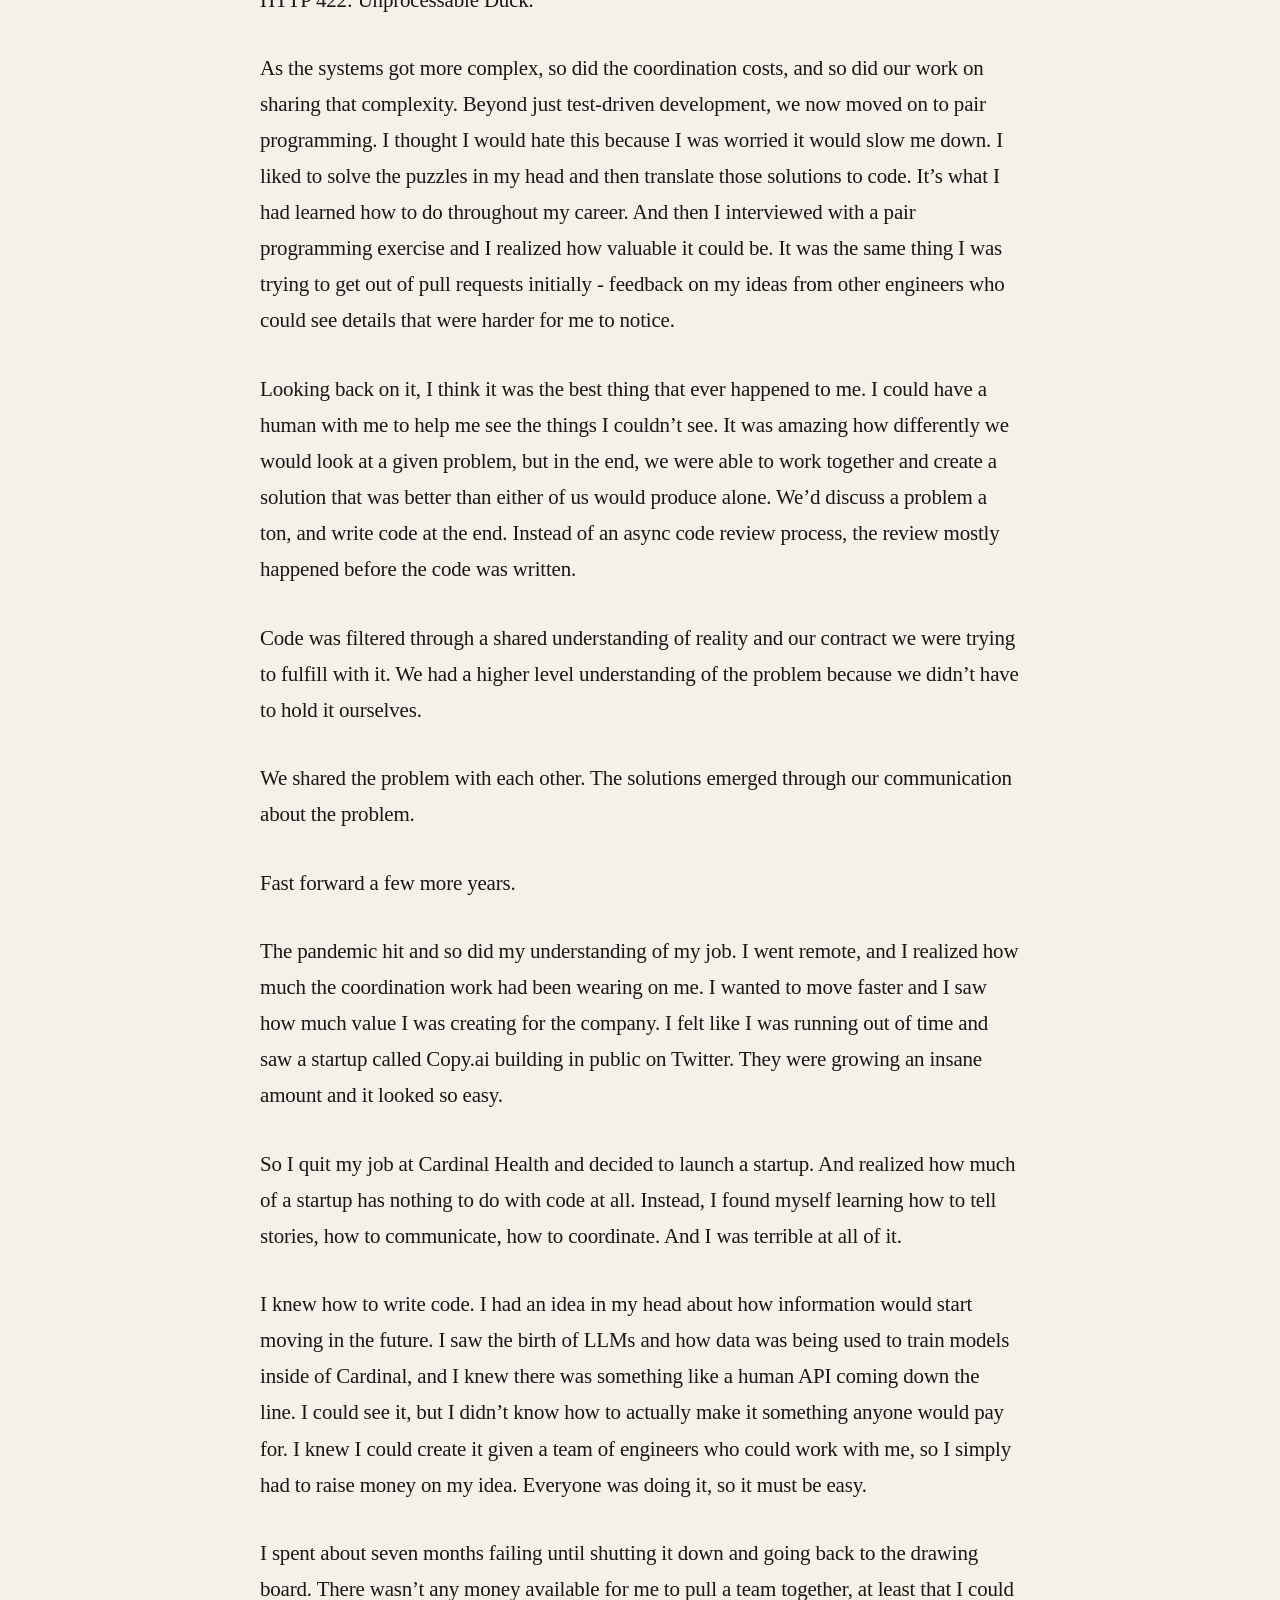
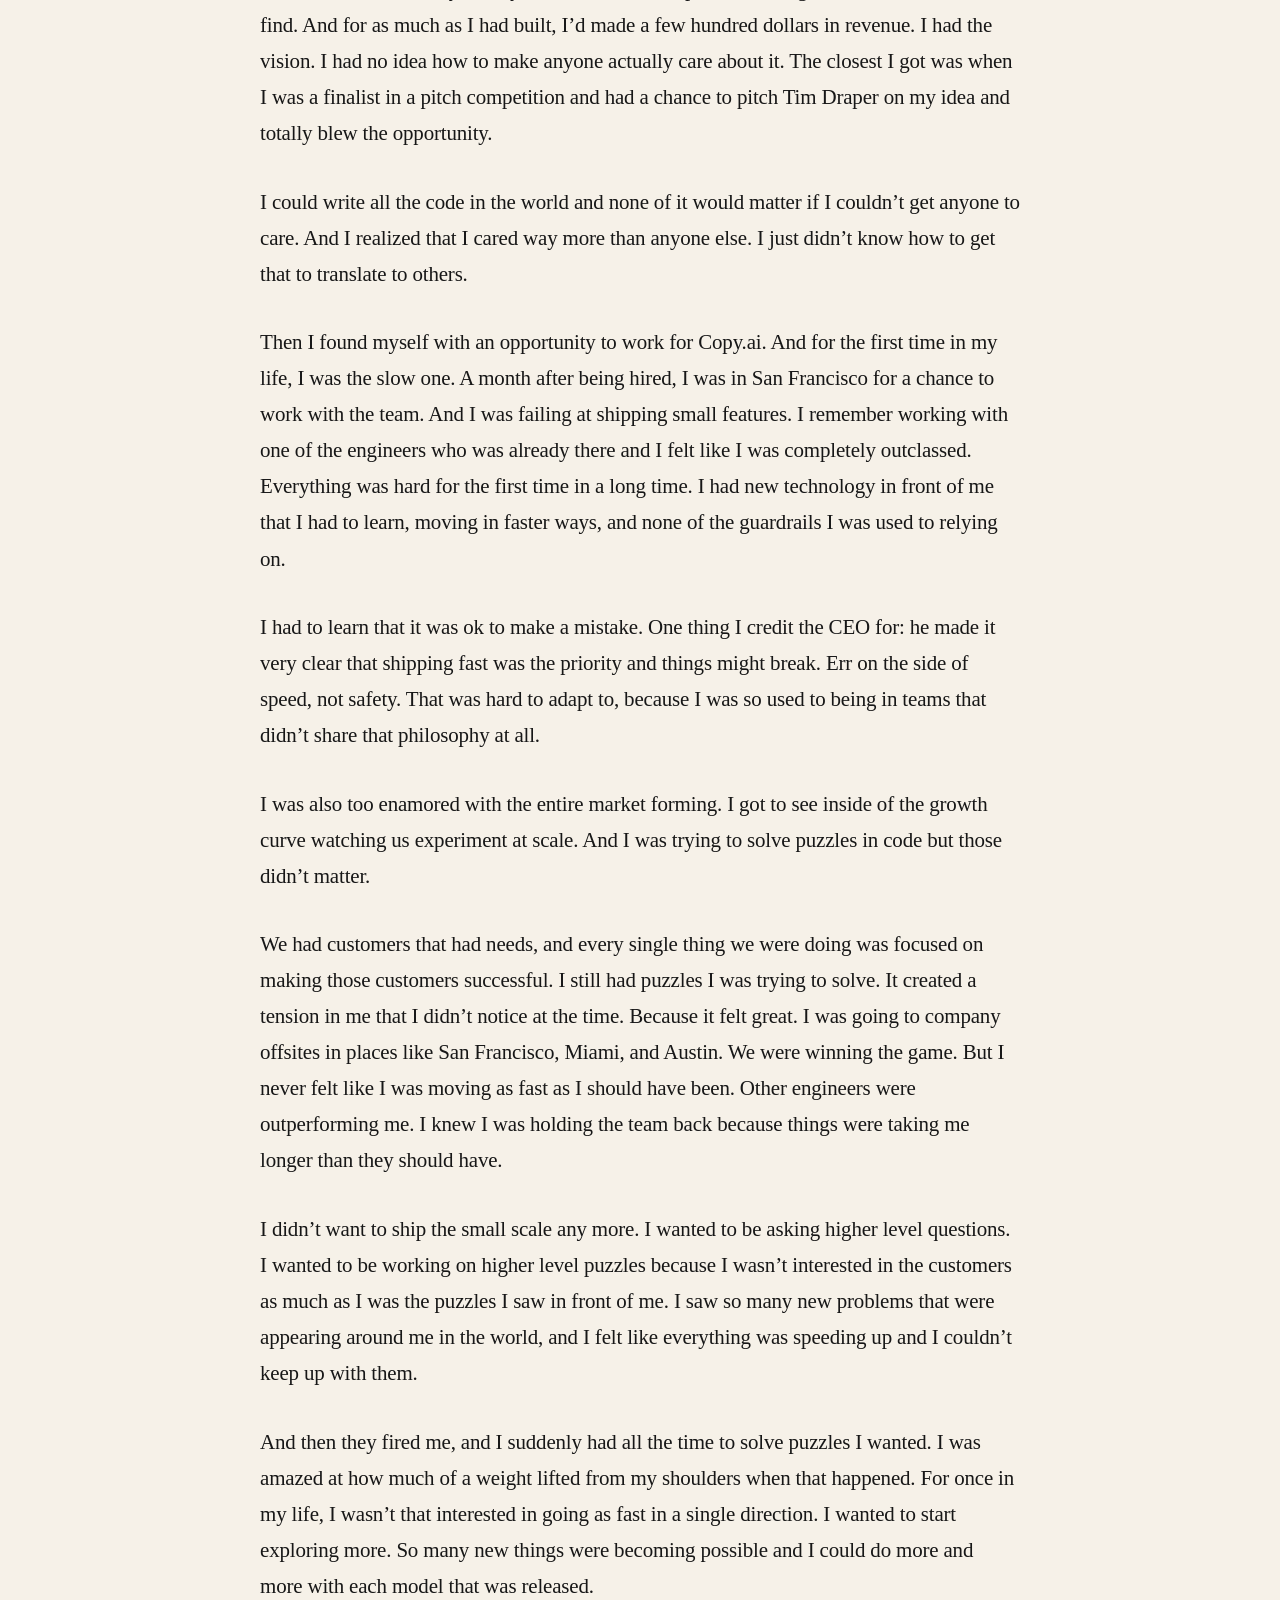
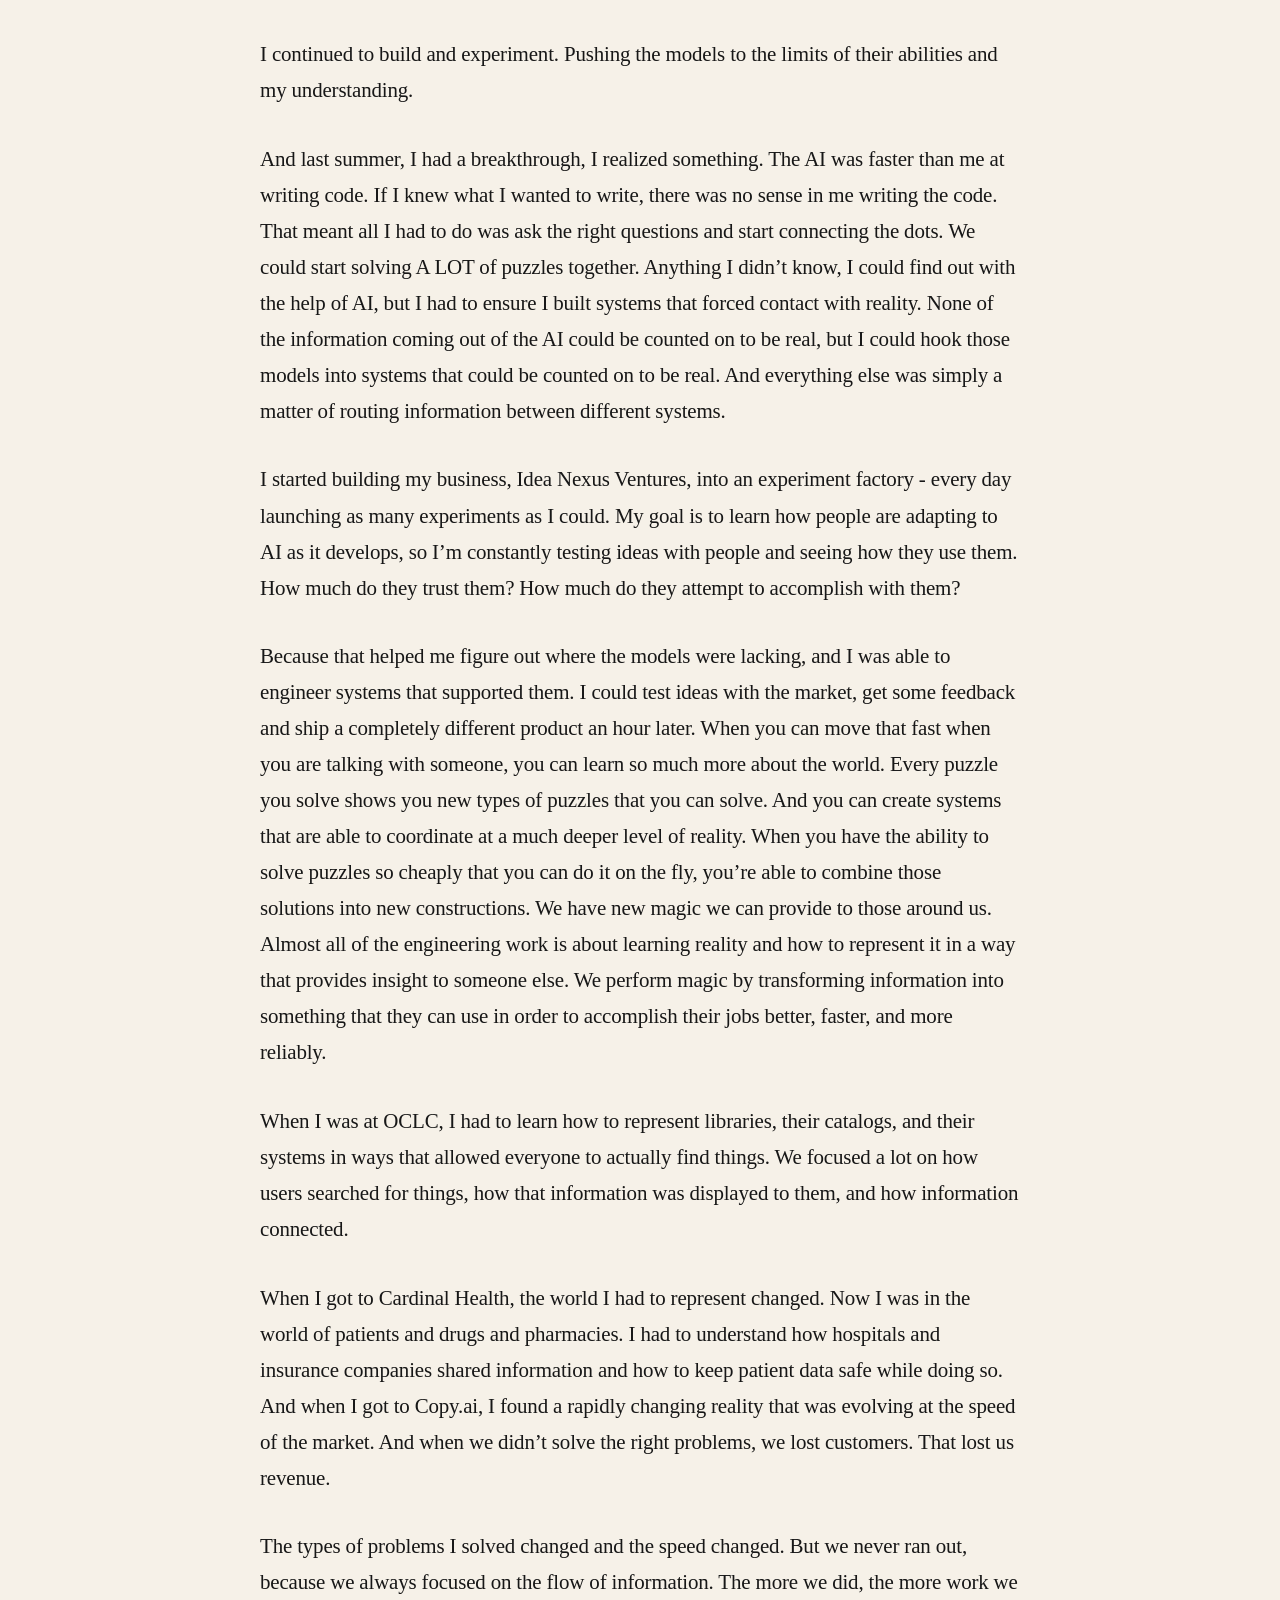
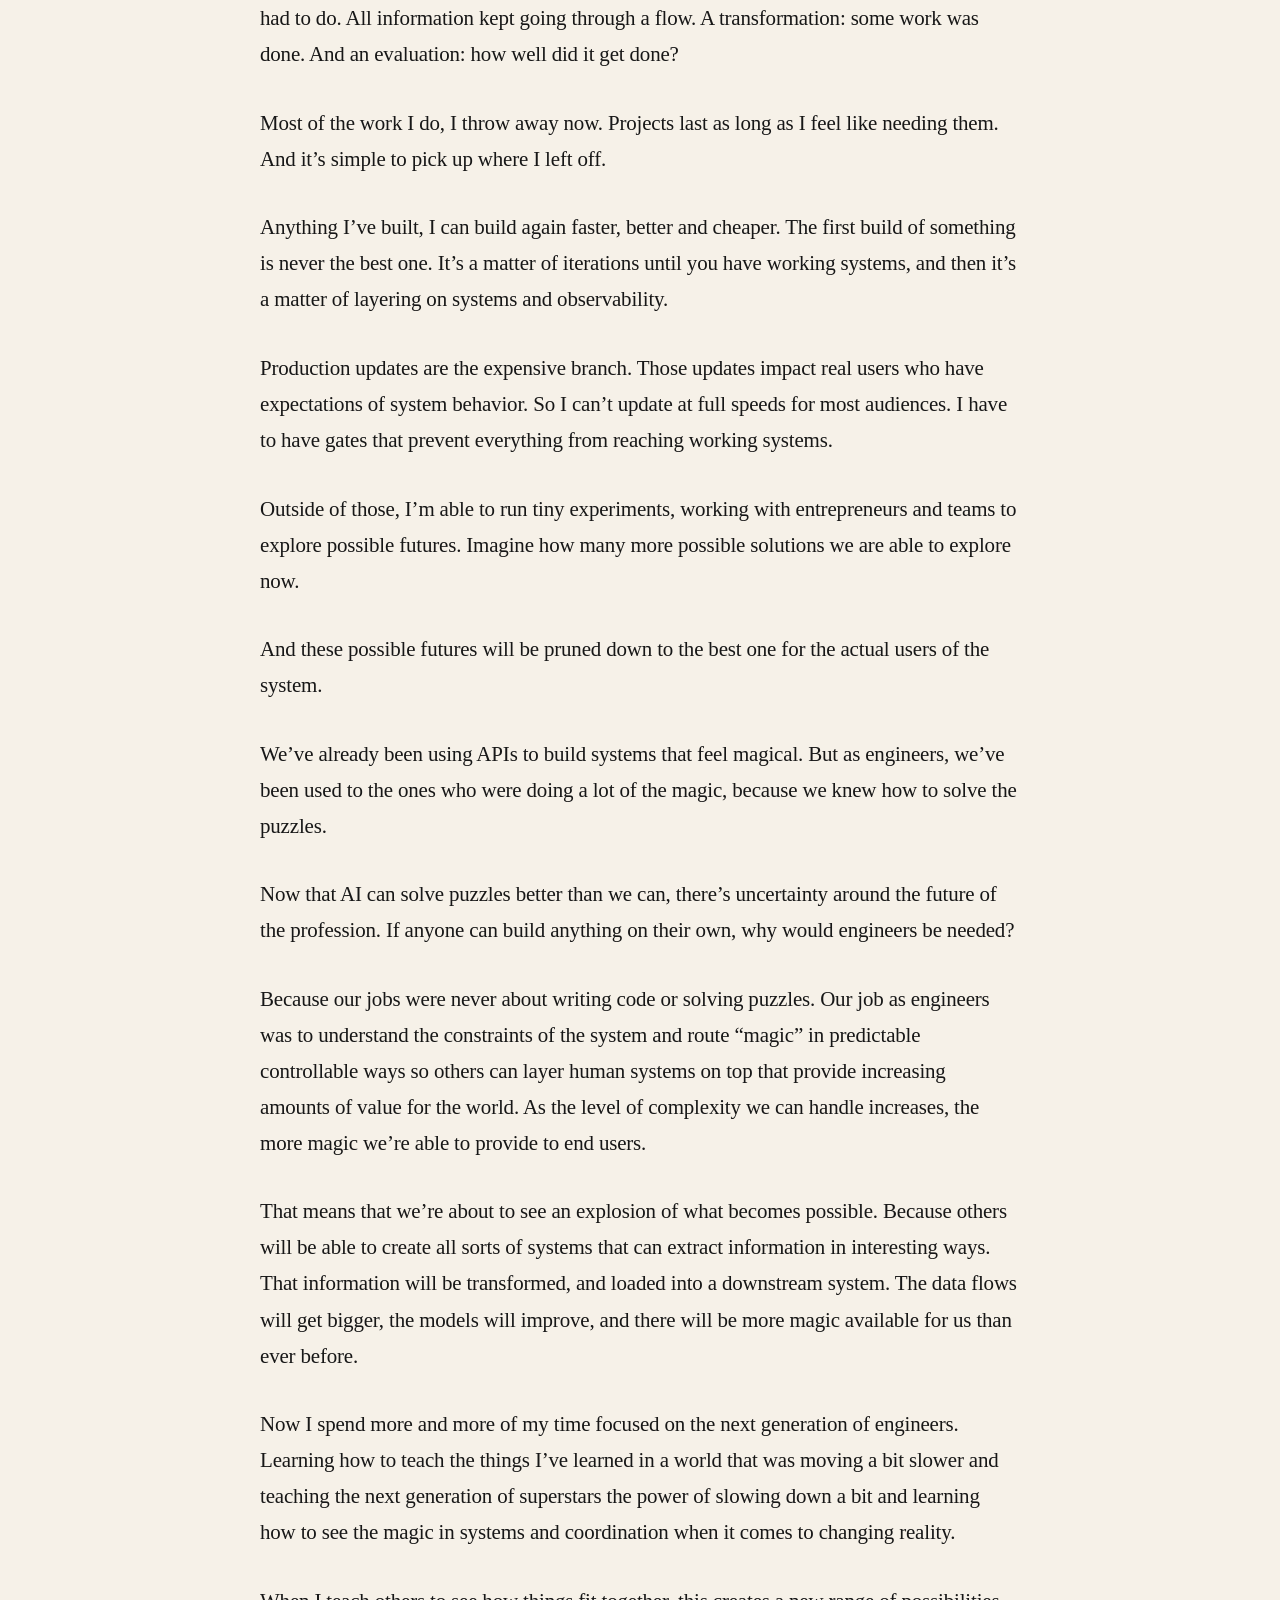
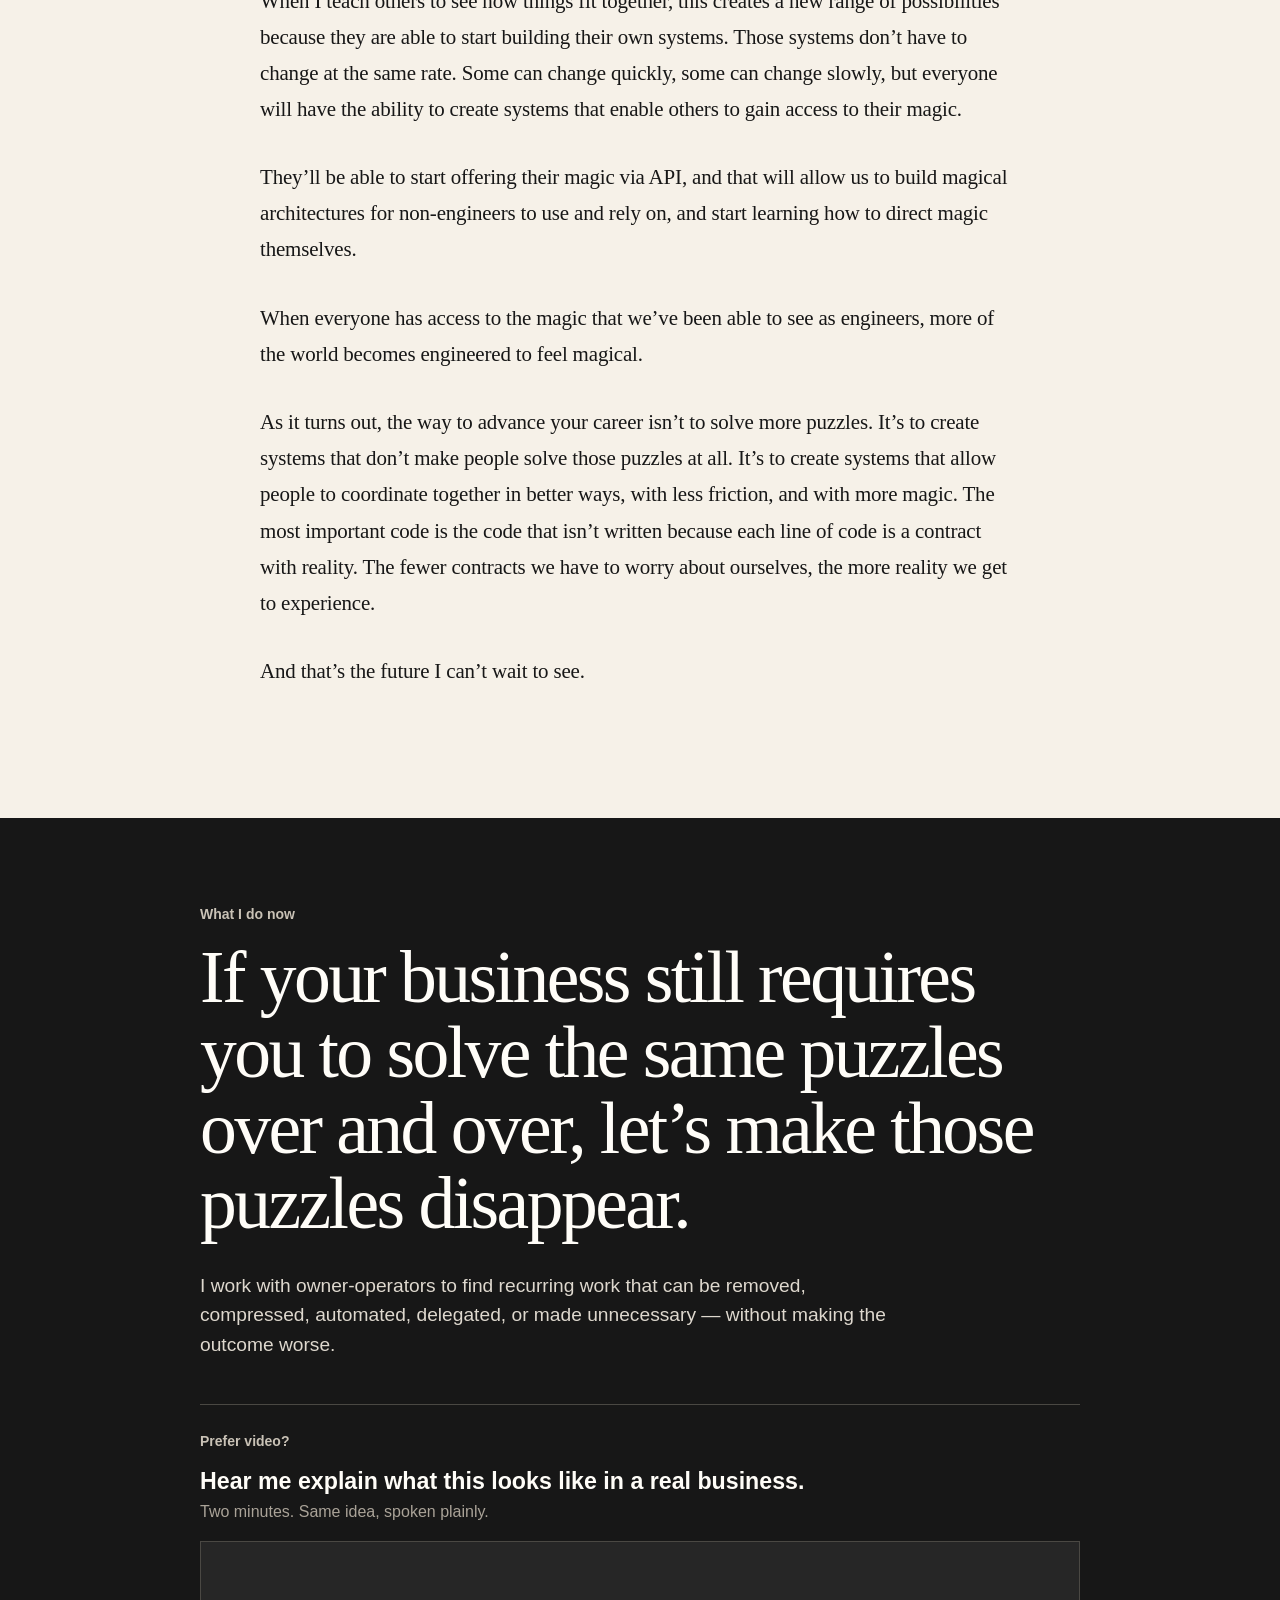
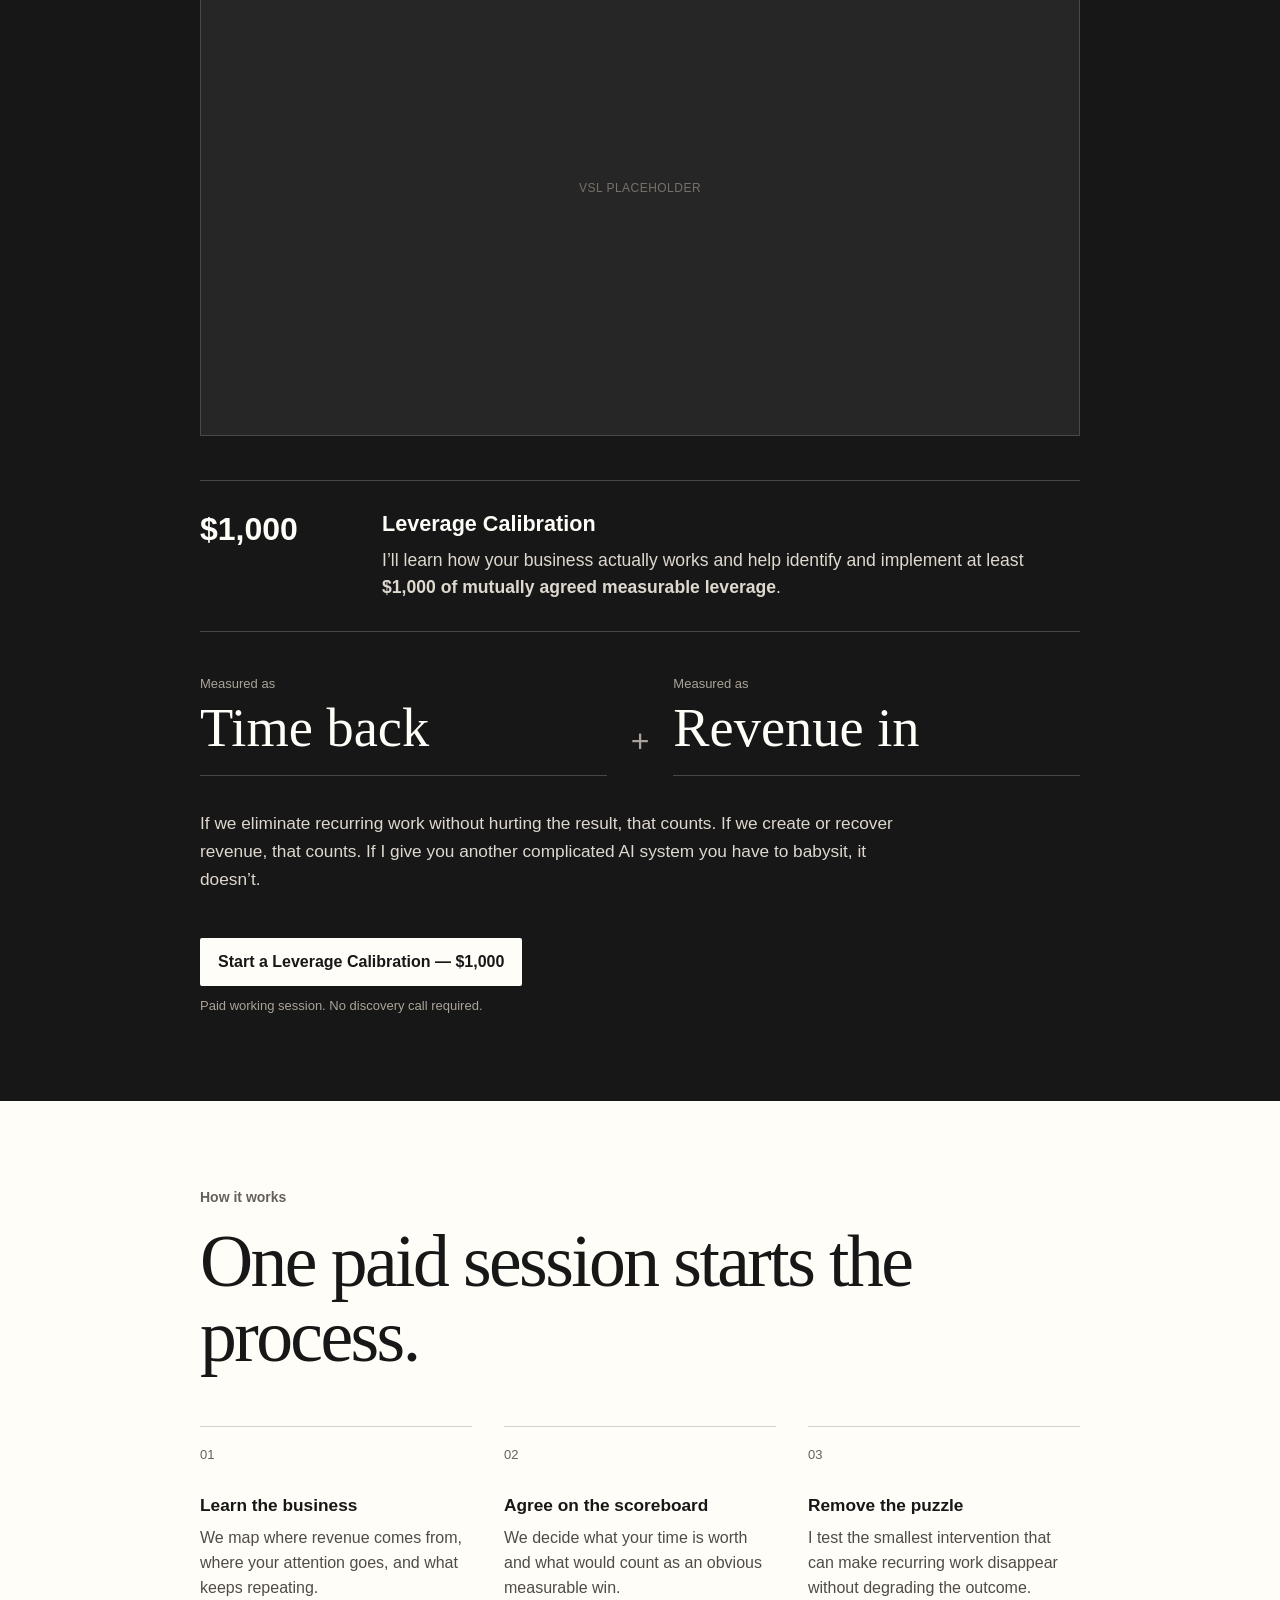
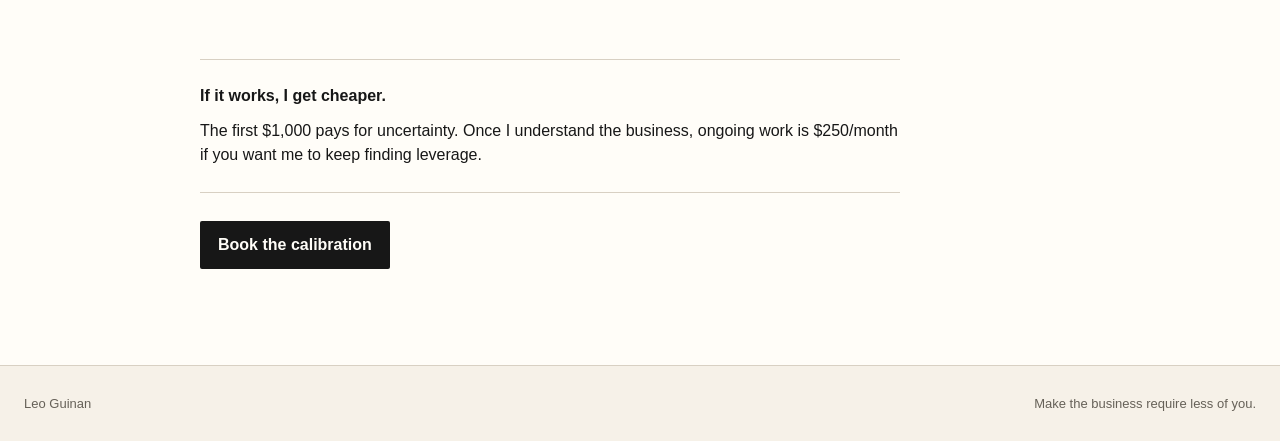
<file: vsl.html>
<!doctype html>
<html lang="en">
<head>
  <meta charset="utf-8" />
  <meta name="viewport" content="width=device-width, initial-scale=1" />
  <meta name="description" content="The Puzzles Were Never the Job — an essay about engineering, AI, and making repeated work disappear." />
  <title>The Puzzles Were Never the Job</title>
  <link rel="stylesheet" href="styles.css" />
</head>
<body data-variant="essay-vsl">
  <header class="site-header">
    <a class="wordmark" href="./">Leo Guinan</a>
    <a class="header-cta" data-booking-link href="#">Work with me</a>
  </header>

  <main>
    <article class="essay">
      <header class="essay-header">
        <p class="eyebrow">Essay</p>
        <h1>The Puzzles Were Never the Job</h1>
        <p class="dek">I spent 15 years learning how to solve problems faster. AI taught me the real job was making the problems disappear.</p>
      </header>

      <div class="essay-body">
        <p>My first job as a software engineer out of college was for OCLC, a library services non-profit. I could hardly believe it. I was getting paid $60K per year to write code. It was a dream, I was getting paid to solve puzzles. And I loved solving puzzles. I was so fast at it! And coding felt like magic – I’d solve puzzles and then others could use it.</p>
        <p>It was also my introduction to Agile. I’d only learned about waterfall in school. An endless amount of work, in priority order. All the puzzles I could handle, all I had to do was pull them off the board. I threw myself at the board, because I wanted to show I was as valuable as possible. I was there to learn as much as possible, solve puzzles, and ship code.</p>
        <p>I prided myself on shipping features as fast as I could. My product manager loved me because she could count on me to always show her ideas and get them in as they came up. Life was grand and I was planning my rise up the engineering ladder as fast as I could.</p>
        <p>I got my first promotion within a year. I was able to show that I was learning and closing tickets. Early performance feedback was great. I was crushing it and getting faster and faster and faster.</p>
        <p>So imagine my surprise during a performance review where I was told that other engineers were complaining that I was getting 2x as many PR comments.</p>
        <p>Of course I was, I was shipping 2x as many tickets. This was the first time I was surprised by feedback in my career. I didn’t understand it at all.</p>
        <p>My logic was sound: if I could get 90% of the way in 10% of the time and someone in the company could review it and give me that last 10%, why wouldn’t I use that system as much as I could?</p>
        <p>All the learning I was doing was compounding and would benefit the company even more in the future. The more I learned, the faster I could solve puzzles. The more puzzles I could solve, the more value I could provide to the company in my 8 hours each day. The more magic I could perform. That’s the way to advance your career, right?</p>
        <p>Over the next couple of years, I learned about the power of CI/CD. Any failure I could catch myself creating, I could start protecting against. I wasn’t reliable, I would make the same mistakes over and over and over again because I was focused on the main problem I was solving, I didn’t really care about the little details. I wanted to learn the abstractions so I could move them around faster. The details I didn’t want to worry about I could let the build handle.</p>
        <p>The project gained a shield from my speed. I could ship more features, with fewer comments. Systems could start working together and relying on each other. Others could rely on my code to be thoroughly checked against the contracts we agreed to as a team.</p>
        <p>The test failures became my feedback mechanism. I quickly realized how powerful that could be. I could write as much code as I wanted, as fast as I wanted, as long as I kept it local. Going to production was the expensive part. The puzzles I solved now used test-driven solutions and build/deploy pipelines.</p>
        <p>Fast forward a couple of years. Now I’m making $100k/year working as an engineer for Cardinal Health, processing healthcare data. And I learned about integrating systems that evolve at different speeds and for downstream users.</p>
        <p>We were running the data lake for the company, making sure data was coming in from different providers, including one that was a device that lived in pharmacies.</p>
        <p>One of the data failures was someone on prem unplugging the device and throwing it away.</p>
        <p>That’s not a problem you can solve with code. Only observability of what’s there vs. what’s expected.</p>
        <p>You could manage infinite amounts of data if you knew where you expected it to come from. Code is a contract with reality.</p>
        <p>The code you write is based on your ability to see the reality you are processing. If you build a duck processor, everything is a duck waiting to be processed. So when someone throws a wrench in, it doesn’t duck. It blows up!</p>
        <p>As engineers, we have the perfect primitive though: the API. The API is a specific type of contract, one that gives two systems the ability to communicate. And importantly, it allows both sides of the contract to evolve at independent rates.</p>
        <p>When someone throws a wrench at your duck API, it doesn’t blow up. It simply returns  HTTP 422: Unprocessable Duck.</p>
        <p>As the systems got more complex, so did the coordination costs, and so did our work on sharing that complexity. Beyond just test-driven development, we now moved on to pair programming. I thought I would hate this because I was worried it would slow me down. I liked to solve the puzzles in my head and then translate those solutions to code. It’s what I had learned how to do throughout my career. And then I interviewed with a pair programming exercise and I realized how valuable it could be. It was the same thing I was trying to get out of pull requests initially - feedback on my ideas from other engineers who could see details that were harder for me to notice.</p>
        <p>Looking back on it, I think it was the best thing that ever happened to me. I could have a human with me to help me see the things I couldn’t see. It was amazing how differently we would look at a given problem, but in the end, we were able to work together and create a solution that was better than either of us would produce alone. We’d discuss a problem a ton, and write code at the end. Instead of an async code review process, the review mostly happened before the code was written.</p>
        <p>Code was filtered through a shared understanding of reality and our contract we were trying to fulfill with it. We had a higher level understanding of the problem because we didn’t have to hold it ourselves.</p>
        <p>We shared the problem with each other. The solutions emerged through our communication about the problem.</p>
        <p>Fast forward a few more years.</p>
        <p>The pandemic hit and so did my understanding of my job. I went remote, and I realized how much the coordination work had been wearing on me. I wanted to move faster and I saw how much value I was creating for the company. I felt like I was running out of time and saw a startup called Copy.ai building in public on Twitter. They were growing an insane amount and it looked so easy.</p>
        <p>So I quit my job at Cardinal Health and decided to launch a startup. And realized how much of a startup has nothing to do with code at all. Instead, I found myself learning how to tell stories, how to communicate, how to coordinate. And I was terrible at all of it.</p>
        <p>I knew how to write code. I had an idea in my head about how information would start moving in the future. I saw the birth of LLMs and how data was being used to train models inside of Cardinal, and I knew there was something like a human API coming down the line. I could see it, but I didn’t know how to actually make it something anyone would pay for. I knew I could create it given a team of engineers who could work with me, so I simply had to raise money on my idea. Everyone was doing it, so it must be easy.</p>
        <p>I spent about seven months failing until shutting it down and going back to the drawing board. There wasn’t any money available for me to pull a team together, at least that I could find. And for as much as I had built, I’d made a few hundred dollars in revenue. I had the vision. I had no idea how to make anyone actually care about it. The closest I got was when I was a finalist in a pitch competition and had a chance to pitch Tim Draper on my idea and totally blew the opportunity.</p>
        <p>I could write all the code in the world and none of it would matter if I couldn’t get anyone to care. And I realized that I cared way more than anyone else. I just didn’t know how to get that to translate to others.</p>
        <p>Then I found myself with an opportunity to work for Copy.ai. And for the first time in my life, I was the slow one. A month after being hired, I was in San Francisco for a chance to work with the team. And I was failing at shipping small features. I remember working with one of the engineers who was already there and I felt like I was completely outclassed. Everything was hard for the first time in a long time. I had new technology in front of me that I had to learn, moving in faster ways, and none of the guardrails I was used to relying on.</p>
        <p>I had to learn that it was ok to make a mistake. One thing I credit the CEO for: he made it very clear that shipping fast was the priority and things might break. Err on the side of speed, not safety. That was hard to adapt to, because I was so used to being in teams that didn’t share that philosophy at all.</p>
        <p>I was also too enamored with the entire market forming. I got to see inside of the growth curve watching us experiment at scale. And I was trying to solve puzzles in code but those didn’t matter.</p>
        <p>We had customers that had needs, and every single thing we were doing was focused on making those customers successful. I still had puzzles I was trying to solve. It created a tension in me that I didn’t notice at the time. Because it felt great. I was going to company offsites in places like San Francisco, Miami, and Austin. We were winning the game. But I never felt like I was moving as fast as I should have been. Other engineers were outperforming me. I knew I was holding the team back because things were taking me longer than they should have.</p>
        <p>I didn’t want to ship the small scale any more. I wanted to be asking higher level questions. I wanted to be working on higher level puzzles because I wasn’t interested in the customers as much as I was the puzzles I saw in front of me. I saw so many new problems that were appearing around me in the world, and I felt like everything was speeding up and I couldn’t keep up with them.</p>
        <p>And then they fired me, and I suddenly had all the time to solve puzzles I wanted. I was amazed at how much of a weight lifted from my shoulders when that happened. For once in my life, I wasn’t that interested in going as fast in a single direction. I wanted to start exploring more. So many new things were becoming possible and I could do more and more with each model that was released.</p>
        <p>I continued to build and experiment. Pushing the models to the limits of their abilities and my understanding.</p>
        <p>And last summer, I had a breakthrough, I realized something. The AI was faster than me at writing code. If I knew what I wanted to write, there was no sense in me writing the code. That meant all I had to do was ask the right questions and start connecting the dots. We could start solving A LOT of puzzles together. Anything I didn’t know, I could find out with the help of AI, but I had to ensure I built systems that forced contact with reality. None of the information coming out of the AI could be counted on to be real, but I could hook those models into systems that could be counted on to be real. And everything else was simply a matter of routing information between different systems.</p>
        <p>I started building my business, Idea Nexus Ventures, into an experiment factory - every day launching as many experiments as I could. My goal is to learn how people are adapting to AI as it develops, so I’m constantly testing ideas with people and seeing how they use them. How much do they trust them? How much do they attempt to accomplish with them?</p>
        <p>Because that helped me figure out where the models were lacking, and I was able to engineer systems that supported them. I could test ideas with the market, get some feedback and ship a completely different product an hour later. When you can move that fast when you are talking with someone, you can learn so much more about the world. Every puzzle you solve shows you new types of puzzles that you can solve.  And you can create systems that are able to coordinate at a much deeper level of reality. When you have the ability to solve puzzles so cheaply that you can do it on the fly, you’re able to combine those solutions into new constructions. We have new magic we can provide to those around us. Almost all of the engineering work is about learning reality and how to represent it in a way that provides insight to someone else. We perform magic by transforming information into something that they can use in order to accomplish their jobs better, faster, and more reliably.</p>
        <p>When I was at OCLC, I had to learn how to represent libraries, their catalogs, and their systems in ways that allowed everyone to actually find things. We focused a lot on how users searched for things, how that information was displayed to them, and how information connected.</p>
        <p>When I got to Cardinal Health, the world I had to represent changed. Now I was in the world of patients and drugs and pharmacies. I had to understand how hospitals and insurance companies shared information and how to keep patient data safe while doing so. And when I got to Copy.ai, I found a rapidly changing reality that was evolving at the speed of the market. And when we didn’t solve the right problems, we lost customers. That lost us revenue.</p>
        <p>The types of problems I solved changed and the speed changed. But we never ran out, because we always focused on the flow of information. The more we did, the more work we had to do. All information kept going through a flow. A transformation: some work was done. And an evaluation: how well did it get done?</p>
        <p>Most of the work I do, I throw away now. Projects last as long as I feel like needing them. And it’s simple to pick up where I left off.</p>
        <p>Anything I’ve built, I can build again faster, better and cheaper. The first build of something is never the best one. It’s a matter of iterations until you have working systems, and then it’s a matter of layering on systems and observability.</p>
        <p>Production updates are the expensive branch. Those updates impact real users who have expectations of system behavior. So I can’t update at full speeds for most audiences. I have to have gates that prevent everything from reaching working systems.</p>
        <p>Outside of those, I’m able to run tiny experiments, working with entrepreneurs and teams to explore possible futures. Imagine how many more possible solutions we are able to explore now.</p>
        <p>And these possible futures will be pruned down to the best one for the actual users of the system.</p>
        <p>We’ve already been using APIs to build systems that feel magical. But as engineers, we’ve been used to the ones who were doing a lot of the magic, because we knew how to solve the puzzles.</p>
        <p>Now that AI can solve puzzles better than we can, there’s uncertainty around the future of the profession. If anyone can build anything on their own, why would engineers be needed?</p>
        <p>Because our jobs were never about writing code or solving puzzles. Our job as engineers was to understand the constraints of the system and route “magic” in predictable controllable ways so others can layer human systems on top that provide increasing amounts of value for the world. As the level of complexity we can handle increases, the more magic we’re able to provide to end users.</p>
        <p>That means that we’re about to see an explosion of what becomes possible. Because others will be able to create all sorts of systems that can extract information in interesting ways. That information will be transformed, and loaded into a downstream system. The data flows will get bigger, the models will improve, and there will be more magic available for us than ever before.</p>
        <p>Now I spend more and more of my time focused on the next generation of engineers. Learning how to teach the things I’ve learned in a world that was moving a bit slower and teaching the next generation of superstars the power of slowing down a bit and learning how to see the magic in systems and coordination when it comes to changing reality.</p>
        <p>When I teach others to see how things fit together, this creates a new range of possibilities because they are able to start building their own systems. Those systems don’t have to change at the same rate. Some can change quickly, some can change slowly, but everyone will have the ability to create systems that enable others to gain access to their magic.</p>
        <p>They’ll be able to start offering their magic via API, and that will allow us to build magical architectures for non-engineers to use and rely on, and start learning how to direct magic themselves.</p>
        <p>When everyone has access to the magic that we’ve been able to see as engineers, more of the world becomes engineered to feel magical.</p>
        <p>As it turns out, the way to advance your career isn’t to solve more puzzles. It’s to create systems that don’t make people solve those puzzles at all. It’s to create systems that allow people to coordinate together in better ways, with less friction, and with more magic. The most important code is the code that isn’t written because each line of code is a contract with reality. The fewer contracts we have to worry about ourselves, the more reality we get to experience.</p>
        <p>And that’s the future I can’t wait to see.</p>
      </div>
    </article>

    <section class="bridge" id="work-with-me">
      <div class="bridge-inner">
        <p class="eyebrow">What I do now</p>
        <h2>If your business still requires you to solve the same puzzles over and over, let’s make those puzzles disappear.</h2>

        <p class="bridge-copy">
          I work with owner-operators to find recurring work that can be removed, compressed,
          automated, delegated, or made unnecessary — without making the outcome worse.
        </p>

        <div class="vsl-block">
          <div class="vsl-copy">
            <p class="eyebrow">Prefer video?</p>
            <h3>Hear me explain what this looks like in a real business.</h3>
            <p>Two minutes. Same idea, spoken plainly.</p>
          </div>
          <div class="vsl-frame" data-vsl-frame>
            <div class="vsl-placeholder">VSL PLACEHOLDER</div>
          </div>
        </div>

        <div class="offer">
          <div class="offer-price">$1,000</div>
          <div>
            <h3>Leverage Calibration</h3>
            <p>
              I’ll learn how your business actually works and help identify and implement
              at least <strong>$1,000 of mutually agreed measurable leverage</strong>.
            </p>
          </div>
        </div>

        <div class="scoreboard">
          <div>
            <span class="score-label">Measured as</span>
            <strong>Time back</strong>
          </div>
          <div class="plus">+</div>
          <div>
            <span class="score-label">Measured as</span>
            <strong>Revenue in</strong>
          </div>
        </div>

        <p class="plain">
          If we eliminate recurring work without hurting the result, that counts.
          If we create or recover revenue, that counts.
          If I give you another complicated AI system you have to babysit, it doesn’t.
        </p>

        <a class="primary-cta" data-booking-link href="#">Start a Leverage Calibration — $1,000</a>
        <p class="cta-note">Paid working session. No discovery call required.</p>
      </div>
    </section>

    <section class="how">
      <div class="how-inner">
        <p class="eyebrow">How it works</p>
        <h2>One paid session starts the process.</h2>

        <div class="steps">
          <div class="step">
            <span>01</span>
            <h3>Learn the business</h3>
            <p>We map where revenue comes from, where your attention goes, and what keeps repeating.</p>
          </div>
          <div class="step">
            <span>02</span>
            <h3>Agree on the scoreboard</h3>
            <p>We decide what your time is worth and what would count as an obvious measurable win.</p>
          </div>
          <div class="step">
            <span>03</span>
            <h3>Remove the puzzle</h3>
            <p>I test the smallest intervention that can make recurring work disappear without degrading the outcome.</p>
          </div>
        </div>

        <div class="continuation">
          <p><strong>If it works, I get cheaper.</strong></p>
          <p>
            The first $1,000 pays for uncertainty. Once I understand the business,
            ongoing work is $250/month if you want me to keep finding leverage.
          </p>
        </div>

        <a class="secondary-cta" data-booking-link href="#">Book the calibration</a>
      </div>
    </section>
  </main>

  <footer>
    <span>Leo Guinan</span>
    <span>Make the business require less of you.</span>
  </footer>

  <script src="config.js"></script>
  <script src="script.js"></script>
</body>
</html>
</file>
<file: styles.css>
:root {
  --bg: #f6f1e8;
  --paper: #fffdf8;
  --ink: #171717;
  --muted: #666158;
  --line: #d8d0c3;
  --accent: #d95b2b;
  --max: 760px;
}

* { box-sizing: border-box; }

html {
  scroll-behavior: smooth;
  background: var(--bg);
}

body {
  margin: 0;
  color: var(--ink);
  background: var(--bg);
  font-family: -apple-system, BlinkMacSystemFont, "Segoe UI", Helvetica, Arial, sans-serif;
  -webkit-font-smoothing: antialiased;
}

a { color: inherit; }

.site-header {
  min-height: 64px;
  padding: 0 24px;
  border-bottom: 1px solid var(--line);
  display: flex;
  align-items: center;
  justify-content: space-between;
  gap: 24px;
  font-size: 14px;
}

.wordmark {
  font-weight: 650;
  text-decoration: none;
}

.header-cta {
  text-underline-offset: 4px;
}

.essay {
  padding: 84px 24px 96px;
}

.essay-header,
.essay-body {
  width: min(100%, var(--max));
  margin: 0 auto;
}

.essay-header {
  padding-bottom: 48px;
  border-bottom: 1px solid var(--line);
}

.eyebrow {
  margin: 0 0 18px;
  color: var(--muted);
  font-size: 14px;
  line-height: 1.2;
  font-weight: 650;
}

h1 {
  margin: 0;
  max-width: 900px;
  font-family: Georgia, "Times New Roman", serif;
  font-size: clamp(3rem, 8vw, 6.2rem);
  line-height: 0.95;
  letter-spacing: -0.045em;
  font-weight: 500;
}

.dek {
  margin: 32px 0 0;
  max-width: 690px;
  font-size: clamp(1.25rem, 3vw, 1.65rem);
  line-height: 1.4;
  color: #37342f;
}

.essay-body {
  padding-top: 52px;
}

.essay-body p {
  margin: 0 0 1.55em;
  font-family: Georgia, "Times New Roman", serif;
  font-size: clamp(1.12rem, 2.2vw, 1.31rem);
  line-height: 1.72;
  letter-spacing: -0.008em;
}

.essay-body p:first-child::first-letter {
  float: left;
  font-size: 4.4rem;
  line-height: 0.78;
  padding-right: 9px;
  padding-top: 9px;
  font-weight: 500;
}

.bridge {
  padding: 88px 24px;
  background: var(--ink);
  color: var(--paper);
}

.bridge-inner,
.how-inner {
  width: min(100%, 880px);
  margin: 0 auto;
}

.bridge .eyebrow { color: #c9c2b6; }

.bridge h2,
.how h2 {
  margin: 0;
  max-width: 900px;
  font-family: Georgia, "Times New Roman", serif;
  font-size: clamp(2.3rem, 6vw, 4.6rem);
  line-height: 1.02;
  letter-spacing: -0.035em;
  font-weight: 500;
}

.bridge-copy {
  margin: 30px 0 44px;
  max-width: 700px;
  color: #ded8ce;
  font-size: 1.2rem;
  line-height: 1.55;
}

.offer {
  display: grid;
  grid-template-columns: 150px 1fr;
  gap: 32px;
  align-items: start;
  padding: 30px 0;
  border-top: 1px solid #4a4843;
  border-bottom: 1px solid #4a4843;
}

.offer-price {
  font-size: 2rem;
  font-weight: 700;
}

.offer h3 {
  margin: 0 0 10px;
  font-size: 1.35rem;
}

.offer p {
  margin: 0;
  color: #ded8ce;
  font-size: 1.1rem;
  line-height: 1.55;
}

.scoreboard {
  display: grid;
  grid-template-columns: 1fr auto 1fr;
  gap: 24px;
  align-items: end;
  margin: 44px 0 34px;
}

.scoreboard > div:not(.plus) {
  border-bottom: 1px solid #4a4843;
  padding-bottom: 16px;
}

.score-label {
  display: block;
  margin-bottom: 6px;
  color: #aaa398;
  font-size: 13px;
}

.scoreboard strong {
  font-family: Georgia, "Times New Roman", serif;
  font-size: clamp(2rem, 5vw, 3.4rem);
  font-weight: 500;
}

.plus {
  padding-bottom: 16px;
  color: #aaa398;
  font-size: 2rem;
}

.plain {
  max-width: 700px;
  color: #ded8ce;
  font-size: 1.08rem;
  line-height: 1.6;
}

.primary-cta,
.secondary-cta {
  display: inline-block;
  margin-top: 28px;
  padding: 15px 18px;
  text-decoration: none;
  font-weight: 700;
  border-radius: 2px;
}

.primary-cta {
  background: var(--paper);
  color: var(--ink);
}

.secondary-cta {
  background: var(--ink);
  color: var(--paper);
}

.cta-note {
  margin: 12px 0 0;
  color: #aaa398;
  font-size: 13px;
}

.how {
  padding: 88px 24px 96px;
  background: var(--paper);
}

.steps {
  display: grid;
  grid-template-columns: repeat(3, 1fr);
  gap: 32px;
  margin-top: 52px;
}

.step {
  border-top: 1px solid var(--line);
  padding-top: 18px;
}

.step span {
  color: var(--muted);
  font-size: 13px;
}

.step h3 {
  margin: 32px 0 10px;
  font-size: 1.08rem;
}

.step p {
  margin: 0;
  color: #504c45;
  line-height: 1.55;
}

.continuation {
  margin-top: 58px;
  padding: 24px 0;
  border-top: 1px solid var(--line);
  border-bottom: 1px solid var(--line);
  max-width: 700px;
}

.continuation p {
  margin: 0 0 10px;
  line-height: 1.55;
}

.continuation p:last-child { margin-bottom: 0; }

footer {
  min-height: 76px;
  padding: 0 24px;
  display: flex;
  align-items: center;
  justify-content: space-between;
  gap: 20px;
  border-top: 1px solid var(--line);
  color: var(--muted);
  font-size: 13px;
}

.vsl-block {
  margin: 44px 0;
  padding: 28px 0 0;
  border-top: 1px solid #4a4843;
}

.vsl-copy h3 {
  margin: 0 0 8px;
  font-size: 1.45rem;
}

.vsl-copy p:not(.eyebrow) {
  margin: 0 0 20px;
  color: #aaa398;
}

.vsl-frame {
  aspect-ratio: 16 / 9;
  background: #262626;
  border: 1px solid #4a4843;
  display: grid;
  place-items: center;
}

.vsl-frame iframe {
  width: 100%;
  height: 100%;
  border: 0;
}

.vsl-placeholder {
  color: #777169;
  font-size: 12px;
  letter-spacing: 0.04em;
}

@media (max-width: 700px) {
  .essay { padding-top: 58px; }
  .offer { grid-template-columns: 1fr; gap: 8px; }
  .scoreboard { grid-template-columns: 1fr; gap: 20px; }
  .plus { display: none; }
  .steps { grid-template-columns: 1fr; gap: 34px; }
  footer { align-items: flex-start; flex-direction: column; justify-content: center; padding-block: 20px; }
}
</file>
